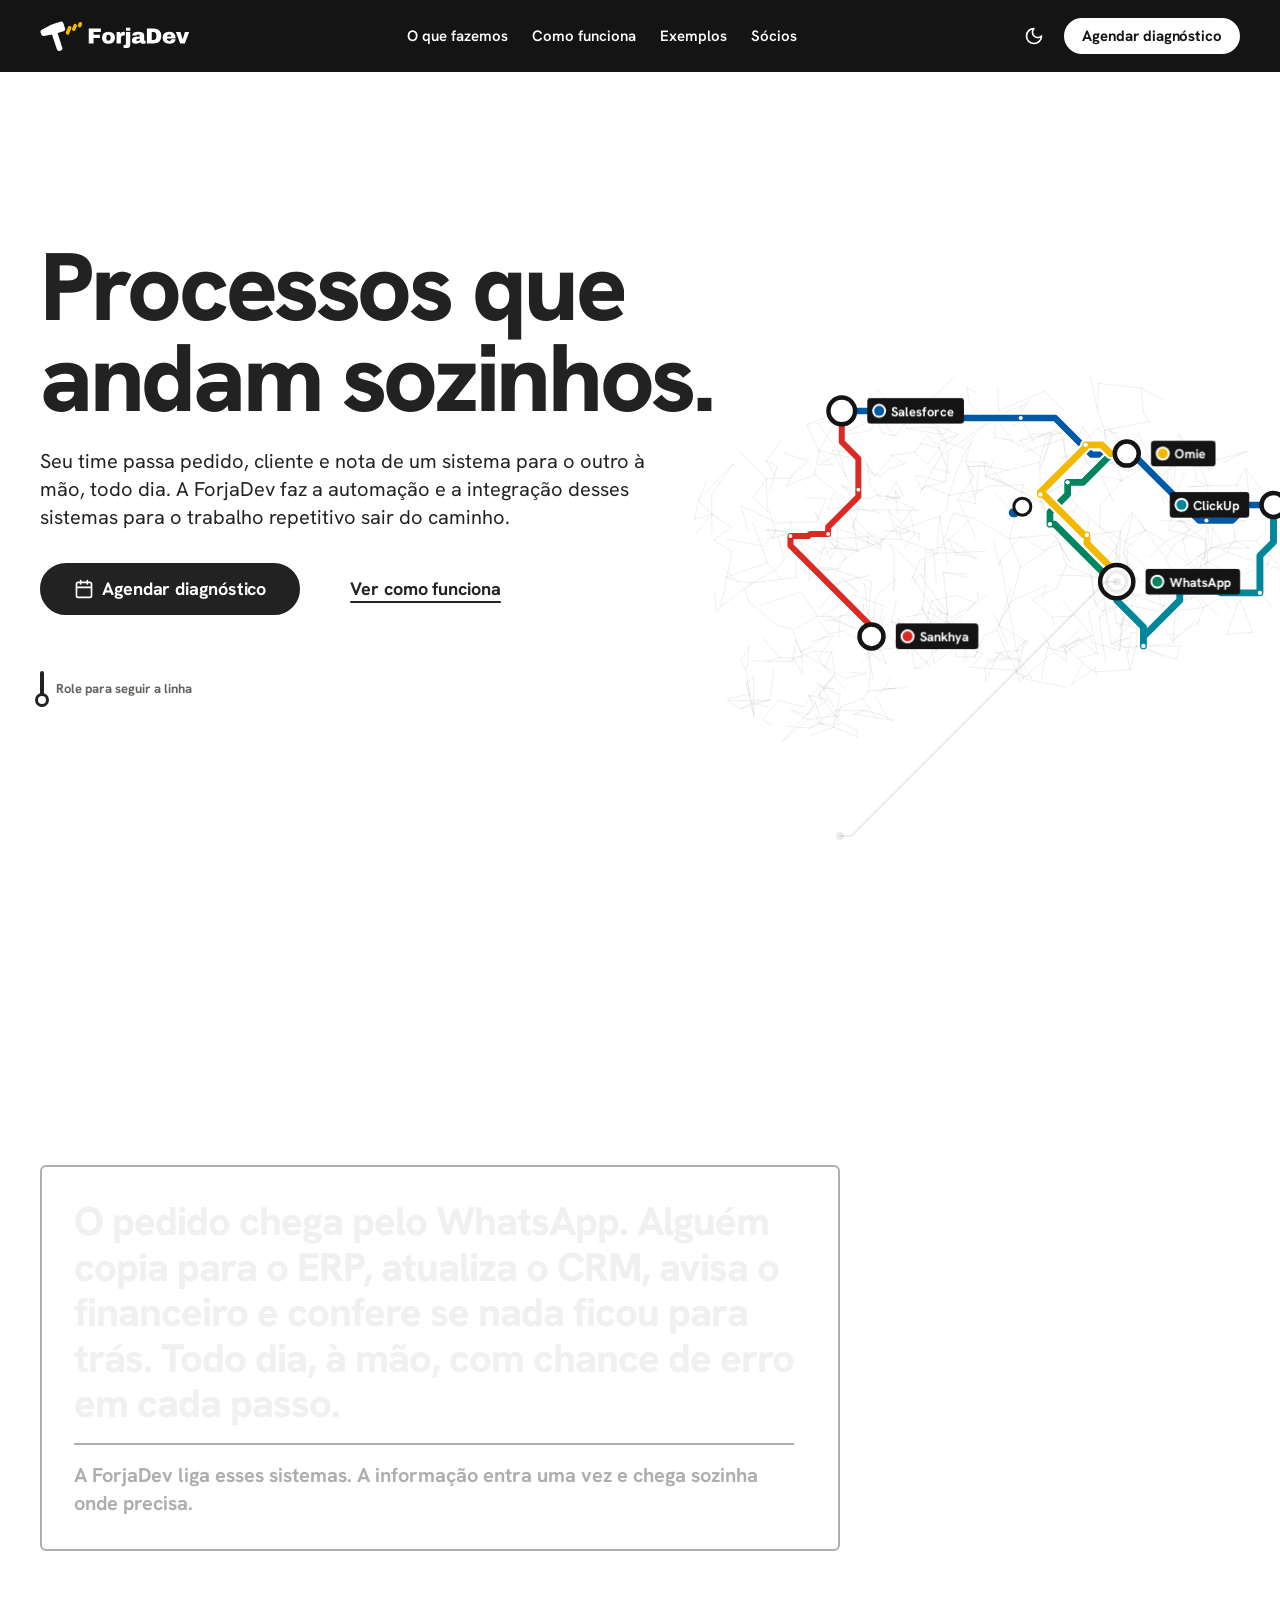
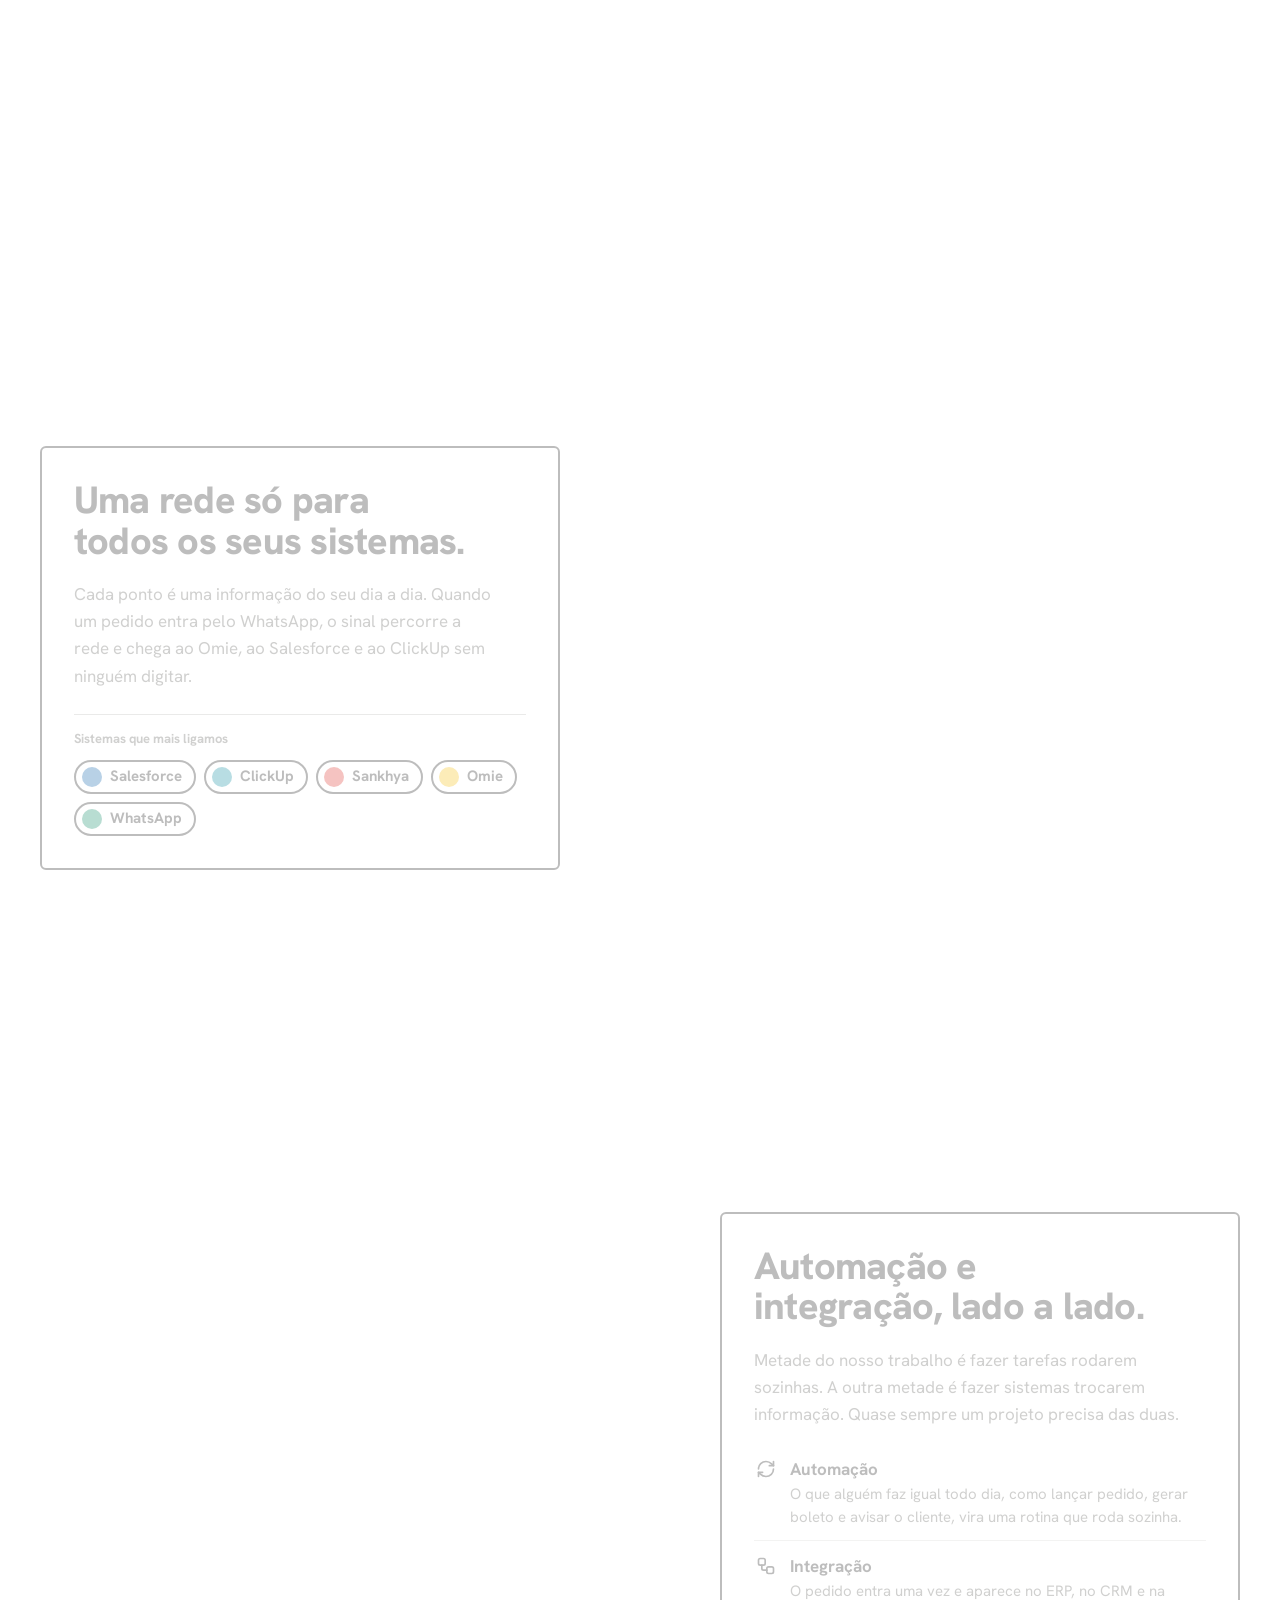
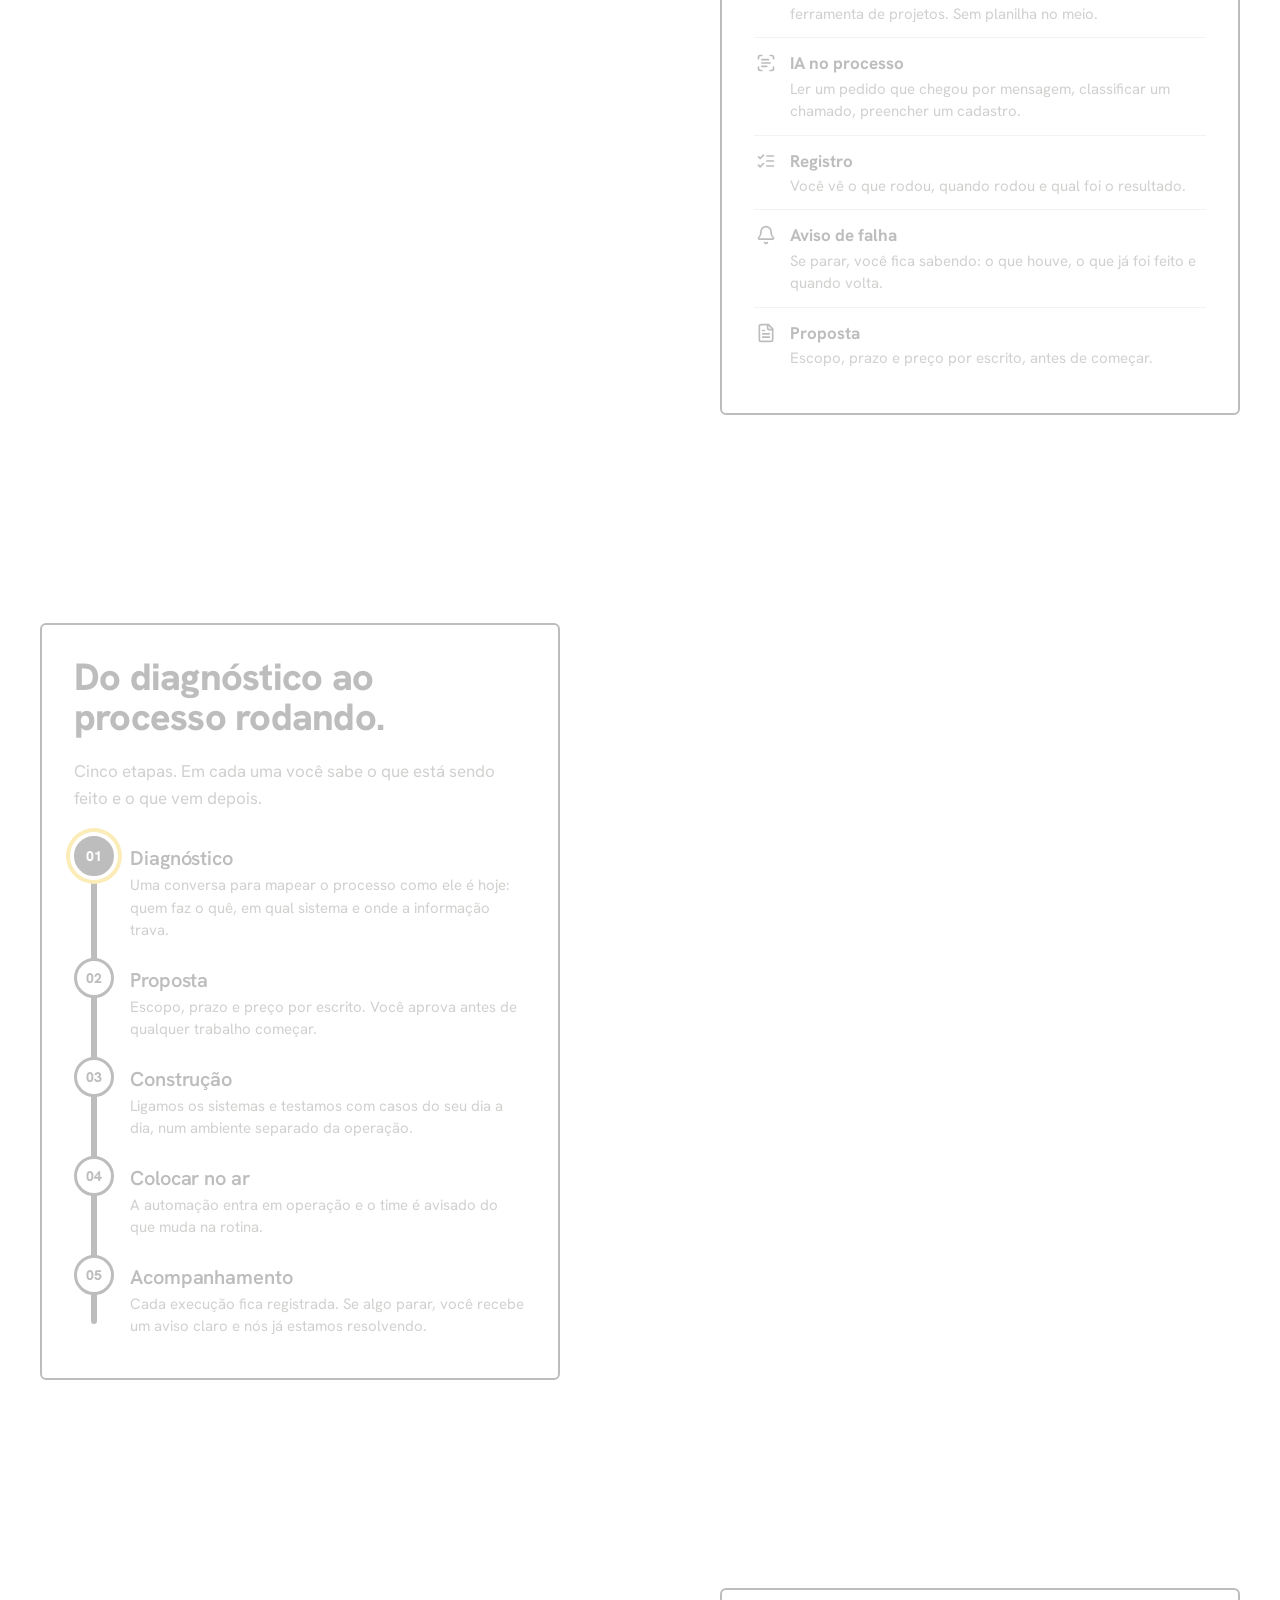
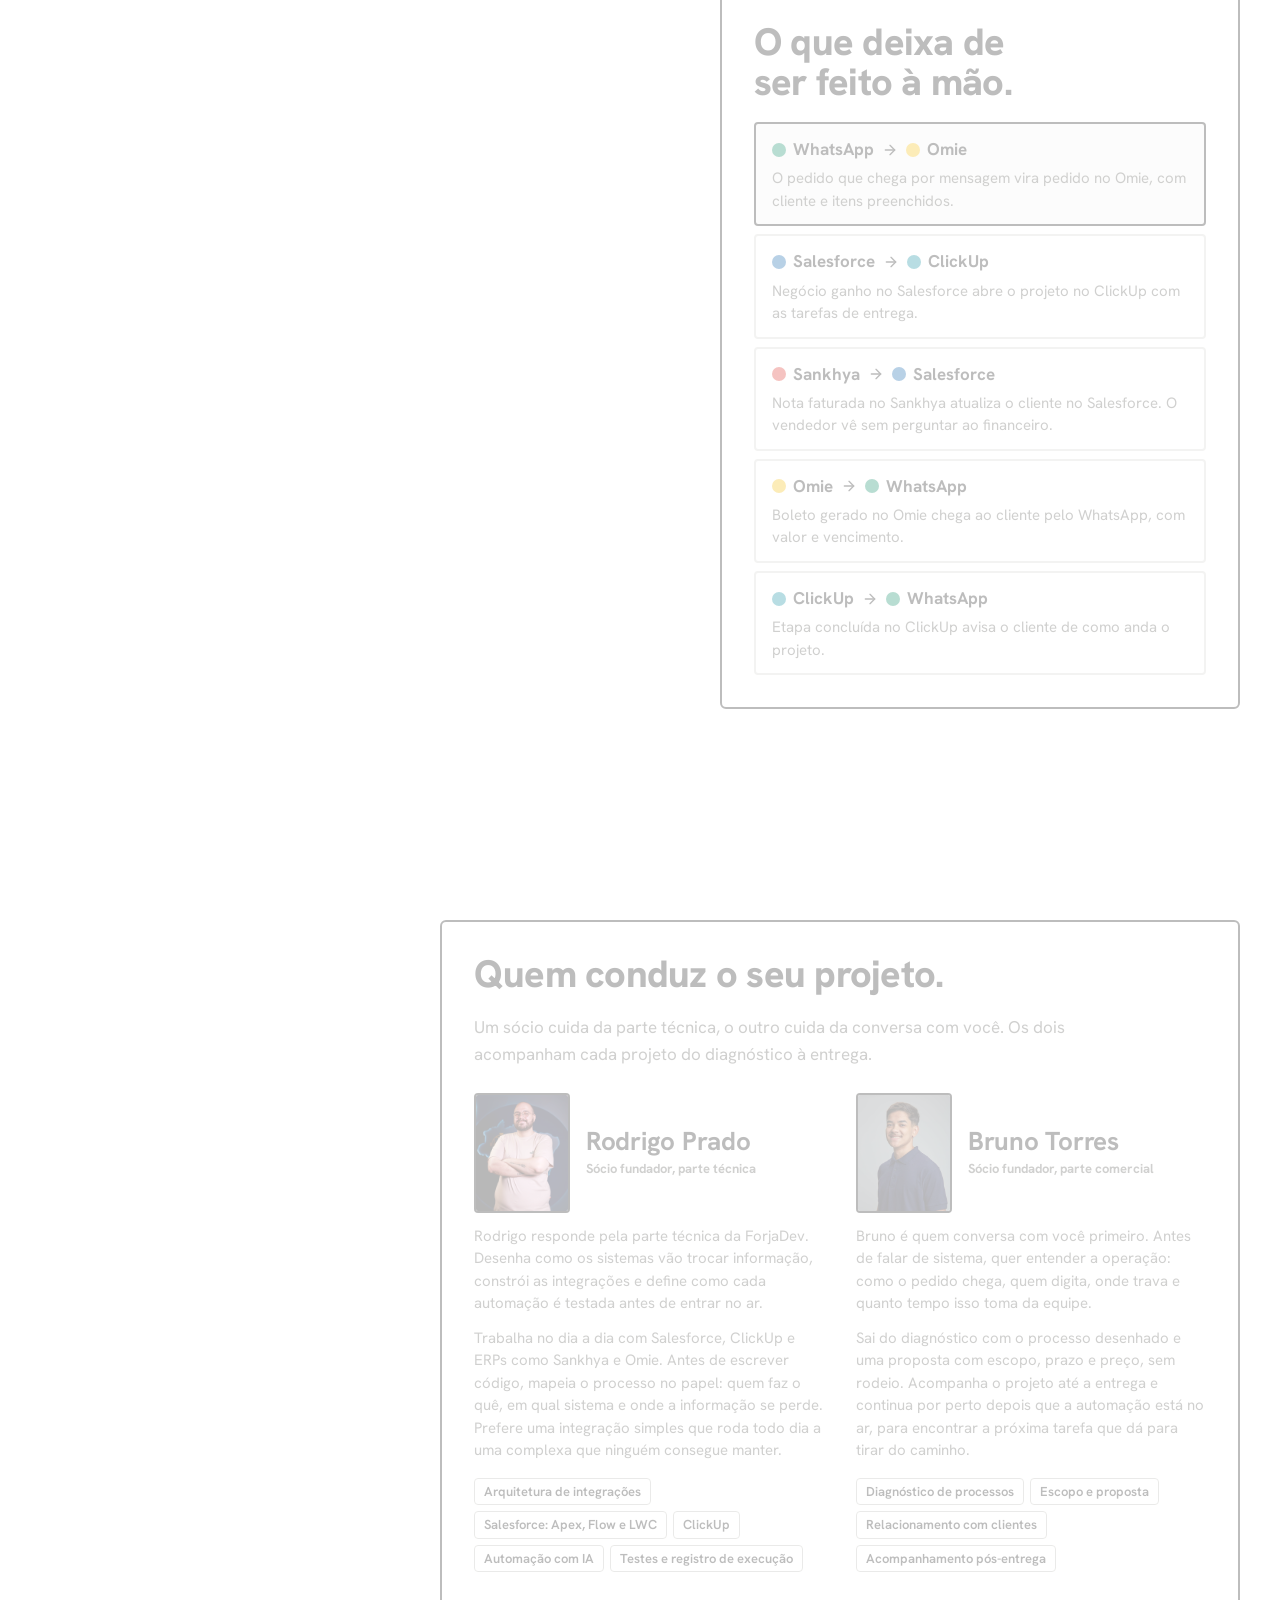
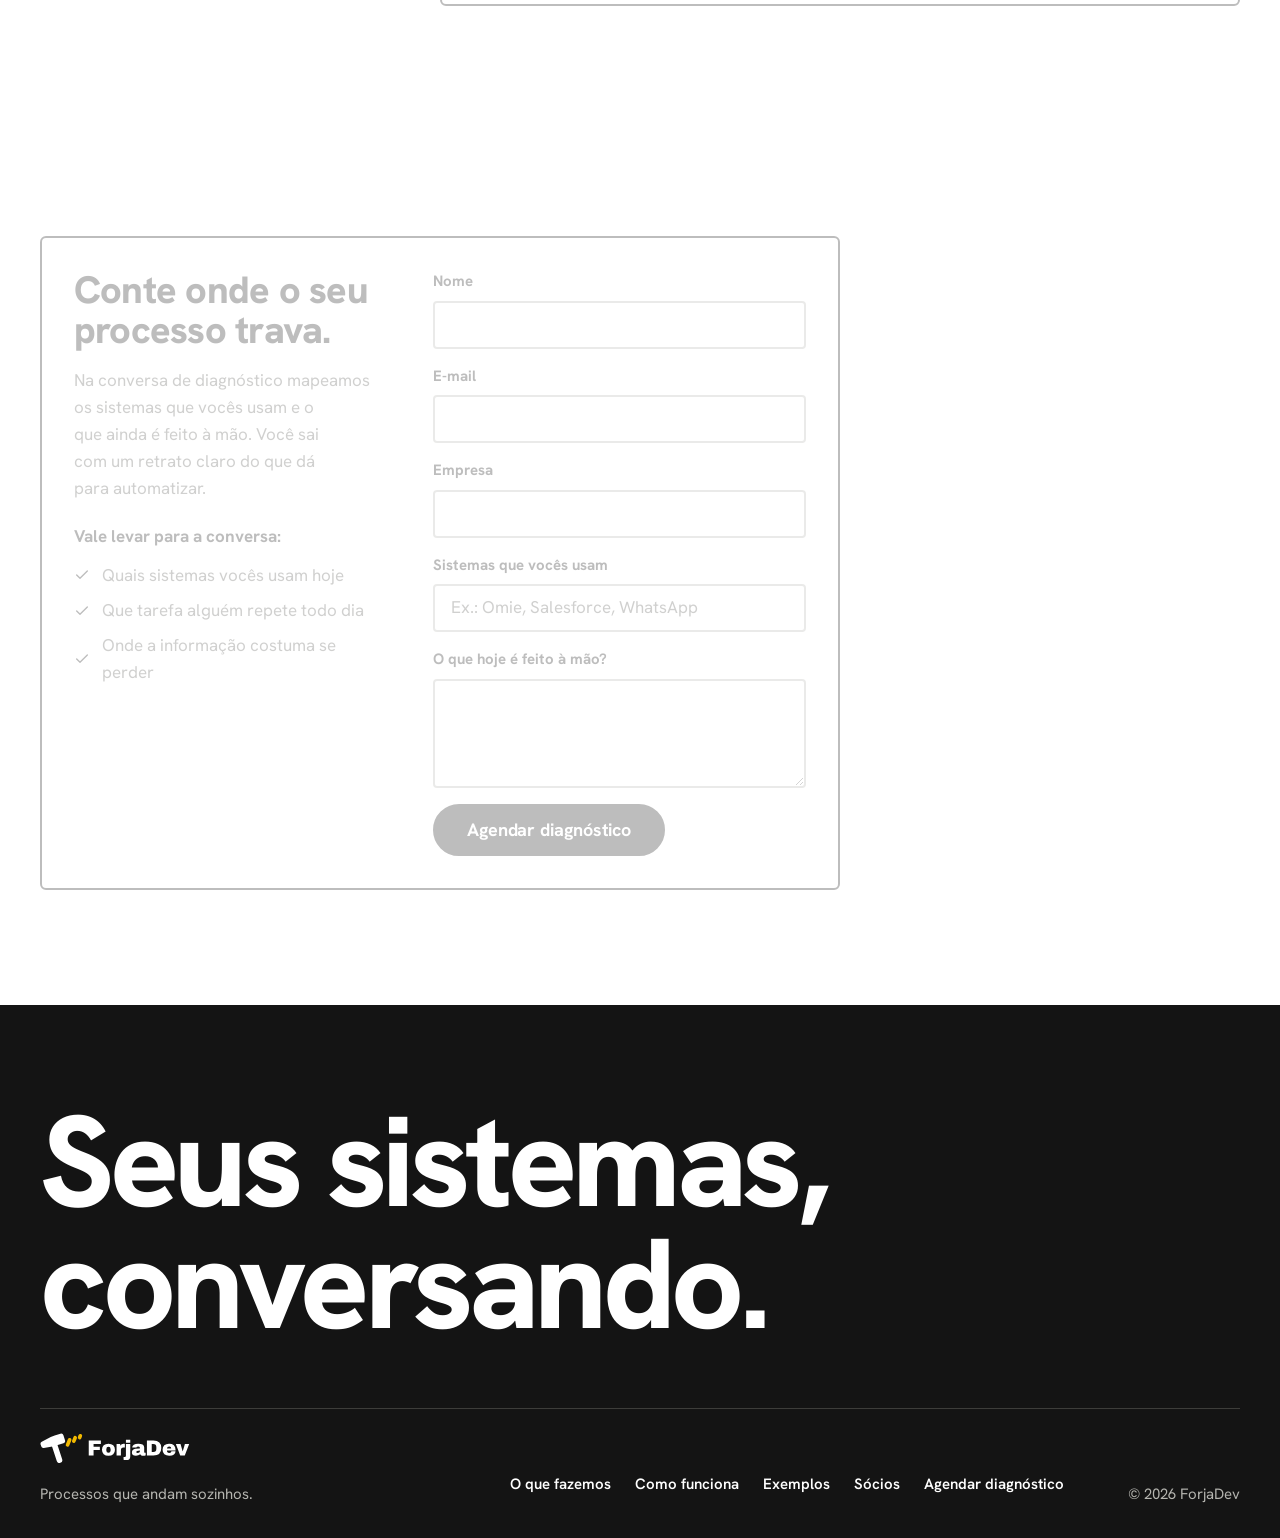
<file: index.html>
<!doctype html>
<html lang="pt-BR">
<head>
  <meta charset="utf-8">
  <meta name="viewport" content="width=device-width, initial-scale=1">
  <title>ForjaDev · Processos que andam sozinhos.</title>
  <meta name="description" content="A ForjaDev automatiza processos e integra sistemas de pequenas empresas. Salesforce, ClickUp, Sankhya, Omie e WhatsApp conversando, sem planilha no meio.">
  <meta name="theme-color" content="#141414" media="(prefers-color-scheme: light)">
  <meta name="theme-color" content="#141414" media="(prefers-color-scheme: dark)">

  <link rel="canonical" href="https://forjadev.app.br/">
  <meta property="og:type" content="website">
  <meta property="og:locale" content="pt_BR">
  <meta property="og:url" content="https://forjadev.app.br/">
  <meta property="og:title" content="ForjaDev · Processos que andam sozinhos.">
  <meta property="og:description" content="Automação de processos e integração de sistemas para pequenas empresas.">
  <meta property="og:image" content="https://forjadev.app.br/assets/marca/compartilhamento-1200x630.png">
  <meta property="og:image:width" content="1200">
  <meta property="og:image:height" content="630">
  <meta name="twitter:card" content="summary_large_image">

  <link rel="icon" href="assets/marca/favicon.ico" sizes="any">
  <link rel="icon" href="assets/marca/forjadev-favicon.svg" type="image/svg+xml">
  <link rel="apple-touch-icon" href="assets/marca/apple-touch-icon-180.png">

  <script>
    (function () {
      var d = document.documentElement;
      d.classList.add('js');
      try {
        var t = localStorage.getItem('fd-tema');
        if (t === 'claro' || t === 'escuro') d.setAttribute('data-tema', t);
      } catch (e) {}
    })();
  </script>

  <link rel="preconnect" href="https://fonts.googleapis.com">
  <link rel="preconnect" href="https://fonts.gstatic.com" crossorigin>
  <link rel="stylesheet" href="https://fonts.googleapis.com/css2?family=Hanken+Grotesk:wght@400..800&display=swap">

  <link rel="stylesheet" href="assets/css/tokens.css">
  <link rel="stylesheet" href="assets/css/components.css">
  <link rel="stylesheet" href="assets/css/site.css">
  <script src="assets/js/site.js" defer></script>
  <script src="assets/js/cerebro.js" defer></script>
</head>
<body>
  <a class="pular" href="#conteudo">Pular para o conteúdo</a>
  <div class="progresso" aria-hidden="true"></div>

  <!-- Ícones Lucide (traço 1,75px, grade 24px) -->
  <svg width="0" height="0" style="position:absolute" aria-hidden="true">
    <defs>
      <symbol id="i-seta" viewBox="0 0 24 24"><path d="M5 12h14"/><path d="m12 5 7 7-7 7"/></symbol>
      <symbol id="i-check" viewBox="0 0 24 24"><path d="M20 6 9 17l-5-5"/></symbol>
      <symbol id="i-sol" viewBox="0 0 24 24"><circle cx="12" cy="12" r="4"/><path d="M12 2v2"/><path d="M12 20v2"/><path d="m4.93 4.93 1.41 1.41"/><path d="m17.66 17.66 1.41 1.41"/><path d="M2 12h2"/><path d="M20 12h2"/><path d="m6.34 17.66-1.41 1.41"/><path d="m19.07 4.93-1.41 1.41"/></symbol>
      <symbol id="i-lua" viewBox="0 0 24 24"><path d="M12 3a6 6 0 0 0 9 9 9 9 0 1 1-9-9Z"/></symbol>
      <symbol id="i-menu" viewBox="0 0 24 24"><path d="M4 6h16"/><path d="M4 12h16"/><path d="M4 18h16"/></symbol>
      <symbol id="i-fechar" viewBox="0 0 24 24"><path d="M18 6 6 18"/><path d="m6 6 12 12"/></symbol>
      <symbol id="i-repetir" viewBox="0 0 24 24"><path d="M3 12a9 9 0 0 1 9-9 9.75 9.75 0 0 1 6.74 2.74L21 8"/><path d="M21 3v5h-5"/><path d="M21 12a9 9 0 0 1-9 9 9.75 9.75 0 0 1-6.74-2.74L3 16"/><path d="M8 16H3v5"/></symbol>
      <symbol id="i-fluxo" viewBox="0 0 24 24"><rect width="8" height="8" x="3" y="3" rx="2"/><path d="M7 11v4a2 2 0 0 0 2 2h4"/><rect width="8" height="8" x="13" y="13" rx="2"/></symbol>
      <symbol id="i-ler" viewBox="0 0 24 24"><path d="M3 7V5a2 2 0 0 1 2-2h2"/><path d="M17 3h2a2 2 0 0 1 2 2v2"/><path d="M21 17v2a2 2 0 0 1-2 2h-2"/><path d="M7 21H5a2 2 0 0 1-2-2v-2"/><path d="M7 8h8"/><path d="M7 12h10"/><path d="M7 16h6"/></symbol>
      <symbol id="i-lista" viewBox="0 0 24 24"><path d="m3 17 2 2 4-4"/><path d="m3 7 2 2 4-4"/><path d="M13 6h8"/><path d="M13 12h8"/><path d="M13 18h8"/></symbol>
      <symbol id="i-sino" viewBox="0 0 24 24"><path d="M10.268 21a2 2 0 0 0 3.464 0"/><path d="M3.262 15.326A1 1 0 0 0 4 17h16a1 1 0 0 0 .74-1.673C19.41 13.956 18 12.499 18 8A6 6 0 0 0 6 8c0 4.499-1.411 5.956-2.738 7.326"/></symbol>
      <symbol id="i-alerta" viewBox="0 0 24 24"><path d="m21.73 18-8-14a2 2 0 0 0-3.48 0l-8 14A2 2 0 0 0 4 21h16a2 2 0 0 0 1.73-3"/><path d="M12 9v4"/><path d="M12 17h.01"/></symbol>
      <symbol id="i-documento" viewBox="0 0 24 24"><path d="M15 2H6a2 2 0 0 0-2 2v16a2 2 0 0 0 2 2h12a2 2 0 0 0 2-2V7Z"/><path d="M14 2v4a2 2 0 0 0 2 2h4"/><path d="M10 9H8"/><path d="M16 13H8"/><path d="M16 17H8"/></symbol>
      <symbol id="i-mensagem" viewBox="0 0 24 24"><path d="M7.9 20A9 9 0 1 0 4 16.1L2 22Z"/></symbol>
      <symbol id="i-caixa" viewBox="0 0 24 24"><path d="M11 21.73a2 2 0 0 0 2 0l7-4A2 2 0 0 0 21 16V8a2 2 0 0 0-1-1.73l-7-4a2 2 0 0 0-2 0l-7 4A2 2 0 0 0 3 8v8a2 2 0 0 0 1 1.73z"/><path d="M12 22V12"/><path d="m3.3 7 7.703 4.734a2 2 0 0 0 1.994 0L20.7 7"/></symbol>
      <symbol id="i-calendario" viewBox="0 0 24 24"><path d="M8 2v4"/><path d="M16 2v4"/><rect width="18" height="18" x="3" y="4" rx="2"/><path d="M3 10h18"/></symbol>
    </defs>
  </svg>

  <!-- Navegação: faixa de sinalização fixa no topo -->
  <nav class="nav fd-faixa" aria-label="Principal" data-nav>
    <div class="nav-linha">
    <a class="nav-marca" href="#inicio" aria-label="ForjaDev, voltar ao início">
      <svg class="logo" viewBox="0 0 1005.28 200" aria-hidden="true"><g id="logo-desenho"><g transform="translate(-26.75 -68.47) scale(0.6110)"><g transform="rotate(-18 256 256)"><path style="fill: var(--site-logo-corpo)" d="M87.63 150.01L150.76 138.35Q196.00 130.00 242.00 130.00L308.00 130.00Q334.00 130.00 334.00 156.00L334.00 212.00Q334.00 238.00 308.00 238.00L242.00 238.00Q196.00 238.00 150.53 231.01L87.74 221.35Q66.00 218.00 66.00 196.00L66.00 176.00Q66.00 154.00 87.63 150.01Z"/><path style="fill: var(--site-logo-corpo)" d="M209.00 200.00H209.00A31.00 31.00 0 0 1 240.00 231.00V401.00A31.00 31.00 0 0 1 209.00 432.00H209.00A31.00 31.00 0 0 1 178.00 401.00V231.00A31.00 31.00 0 0 1 209.00 200.00Z"/></g><path style="fill: var(--site-logo-faisca)" transform="rotate(22 356 214)" d="M356.00 164.00H356.00A20.00 20.00 0 0 1 376.00 184.00V244.00A20.00 20.00 0 0 1 356.00 264.00H356.00A20.00 20.00 0 0 1 336.00 244.00V184.00A20.00 20.00 0 0 1 356.00 164.00Z"/><path style="fill: var(--site-logo-faisca)" transform="rotate(22 420 182)" d="M420.00 142.00H420.00A20.00 20.00 0 0 1 440.00 162.00V202.00A20.00 20.00 0 0 1 420.00 222.00H420.00A20.00 20.00 0 0 1 400.00 202.00V162.00A20.00 20.00 0 0 1 420.00 142.00Z"/><path style="fill: var(--site-logo-faisca)" transform="rotate(22 480 152)" d="M480.00 122.00H480.00A20.00 20.00 0 0 1 500.00 142.00V162.00A20.00 20.00 0 0 1 480.00 182.00H480.00A20.00 20.00 0 0 1 460.00 162.00V142.00A20.00 20.00 0 0 1 480.00 122.00Z"/></g><g transform="translate(314.29 50.00) scale(0.50000)"><path style="fill: var(--site-logo-corpo)" d="M21.51 0.00H183.14V47.97H85.76V82.27H169.48V128.20H85.76V200.00H21.51Z M370.93 123.26Q370.93 162.50 347.82 182.99Q324.71 203.49 284.30 203.49Q243.90 203.49 220.93 183.14Q197.97 162.79 197.97 123.26Q197.97 83.72 220.93 63.37Q243.90 43.02 284.30 43.02Q324.71 43.02 347.82 63.52Q370.93 84.01 370.93 123.26ZM255.81 115.12V131.69Q255.81 164.24 284.30 164.24Q313.08 164.24 313.08 131.69V115.12Q313.08 82.27 284.30 82.27Q255.81 82.27 255.81 115.12Z M502.91 46.22V94.77H484.30Q466.28 94.77 458.28 104.07Q450.29 113.37 450.29 131.69V200.00H392.44V46.51H439.83L443.60 69.77Q448.84 56.40 460.17 49.56Q471.51 42.73 485.76 42.73Q492.44 42.73 497.67 44.33Q502.91 45.93 502.91 46.22Z M517.15 28.49V-10.76H575.00V28.49ZM521.80 261.05Q514.24 261.05 503.20 259.59Q492.15 258.14 485.76 255.81V221.22H500.87Q517.15 221.22 517.15 202.62V46.51H575.00V208.43Q575.00 236.34 562.35 248.69Q549.71 261.05 521.80 261.05Z M760.76 93.02V152.91Q760.76 157.85 763.08 161.05Q765.41 164.24 770.06 164.24H780.52V197.67Q779.65 198.26 776.02 199.56Q772.38 200.87 765.70 202.18Q759.01 203.49 750.29 203.49Q733.43 203.49 722.53 198.40Q711.63 193.31 707.56 184.30Q696.51 193.02 682.85 198.26Q669.19 203.49 650.87 203.49Q596.80 203.49 596.80 160.47Q596.80 138.08 608.87 126.31Q620.93 114.53 643.60 110.17Q666.28 105.81 702.91 105.81V98.26Q702.91 89.24 696.66 84.59Q690.41 79.94 680.52 79.94Q671.51 79.94 664.97 83.14Q658.43 86.34 658.43 93.31V94.48H601.45Q601.16 93.02 601.16 90.41Q601.16 68.60 621.95 55.81Q642.73 43.02 681.40 43.02Q716.57 43.02 738.66 54.80Q760.76 66.57 760.76 93.02ZM654.65 152.91Q654.65 167.44 674.42 167.44Q685.76 167.44 694.33 161.34Q702.91 155.23 702.91 146.22V133.14Q678.20 133.14 666.42 138.52Q654.65 143.90 654.65 152.91Z M988.66 100.00Q988.66 200.00 883.72 200.00H797.09V0.00H883.72Q988.66 0.00 988.66 100.00ZM861.34 152.03H882.56Q922.97 152.03 922.97 108.72V91.28Q922.97 47.97 882.56 47.97H861.34Z M1178.78 123.26V133.14H1063.66Q1063.66 149.71 1071.08 158.14Q1078.49 166.57 1094.48 166.57Q1109.01 166.57 1115.84 160.47Q1122.67 154.36 1122.67 144.19H1178.78Q1178.78 172.09 1157.56 187.79Q1136.34 203.49 1095.64 203.49Q1052.91 203.49 1029.36 183.58Q1005.81 163.66 1005.81 123.26Q1005.81 83.72 1028.78 63.37Q1051.74 43.02 1092.15 43.02Q1134.30 43.02 1156.54 62.79Q1178.78 82.56 1178.78 123.26ZM1063.95 105.81H1120.35Q1120.35 93.90 1113.52 86.92Q1106.69 79.94 1094.48 79.94Q1067.15 79.94 1063.95 105.81Z M1240.99 200.00 1182.85 46.51H1245.06L1273.26 142.15H1275.29L1303.49 46.51H1360.47L1301.74 200.00Z"/></g></g></svg>
    </a>

    <ul class="nav-links">
      <li><a href="#o-que-fazemos">O que fazemos</a></li>
      <li><a href="#como-funciona">Como funciona</a></li>
      <li><a href="#exemplos">Exemplos</a></li>
      <li><a href="#socios">Sócios</a></li>
    </ul>

    <div class="nav-acoes">
      <button class="nav-icone" type="button" data-tema-botao aria-label="Mudar tema">
        <svg class="icone icone-sol"><use href="#i-sol"/></svg>
        <svg class="icone icone-lua"><use href="#i-lua"/></svg>
      </button>
      <a class="fd-botao fd-botao--p nav-cta" href="#contato">Agendar diagnóstico</a>
      <button class="nav-icone nav-menu-botao" type="button" aria-expanded="false" aria-controls="menu-celular" data-menu-botao aria-label="Abrir menu">
        <svg class="icone icone-menu"><use href="#i-menu"/></svg>
        <svg class="icone icone-fechar"><use href="#i-fechar"/></svg>
      </button>
    </div>

    </div>

    <div class="menu-celular" id="menu-celular" data-menu hidden>
      <a href="#o-que-fazemos">O que fazemos</a>
      <a href="#como-funciona">Como funciona</a>
      <a href="#exemplos">Exemplos</a>
      <a href="#socios">Sócios</a>
      <a class="fd-botao" href="#contato">Agendar diagnóstico</a>
    </div>
  </nav>

  <!-- O cérebro: fica fixo atrás de todo o site. Cada capítulo abaixo é um neurônio dele. -->
  <canvas class="cerebro" data-cerebro aria-hidden="true"></canvas>
  <div class="cerebro-rotulos" data-cerebro-rotulos aria-hidden="true"></div>

  <main id="conteudo">

    <!-- 1 · Abertura -->
    <section class="capitulo capitulo--inicio" id="inicio" data-neuronio="inicio" aria-labelledby="hero-titulo">
      <div class="container capitulo-grade">
        <div class="painel painel--livre hero-texto" data-lado="e">
          <h1 class="hero-titulo" id="hero-titulo" data-cinetico>Processos que andam sozinhos.</h1>
          <p class="hero-sub">Seu time passa pedido, cliente e nota de um sistema para o outro à mão, todo dia. A ForjaDev faz a automação e a integração desses sistemas para o trabalho repetitivo sair do caminho.</p>
          <div class="hero-acoes">
            <a class="fd-botao fd-botao--g" href="#contato">
              <svg class="icone"><use href="#i-calendario"/></svg>
              Agendar diagnóstico
            </a>
            <a class="fd-botao fd-botao--fantasma fd-botao--g" href="#como-funciona">Ver como funciona</a>
          </div>
          <p class="hero-rolar" aria-hidden="true"><span></span>Role para seguir a linha</p>
        </div>
      </div>
    </section>

    <!-- 2 · A situação que o leitor reconhece (neurônio: WhatsApp) -->
    <section class="capitulo" id="problema" data-neuronio="problema" aria-labelledby="problema-rotulo">
      <div class="container capitulo-grade">
        <div class="painel painel--largo fd-placa" data-lado="e">
          <h2 class="oculto" id="problema-rotulo">Como é hoje</h2>
          <p class="problema-texto" data-palavras>O pedido chega pelo WhatsApp. Alguém copia para o ERP, atualiza o CRM, avisa o financeiro e confere se nada ficou para trás. Todo dia, à mão, com chance de erro em cada passo.</p>
          <p class="problema-virada">A ForjaDev liga esses sistemas. A informação entra uma vez e chega sozinha onde precisa.</p>
        </div>
      </div>
    </section>

    <!-- 3 · Todos os sistemas na mesma rede -->
    <section class="capitulo" id="rede" data-neuronio="rede" aria-labelledby="rede-titulo">
      <div class="container capitulo-grade">
        <div class="painel fd-placa" data-lado="e">
          <h2 class="t-titulo-2" id="rede-titulo">Uma rede só para todos os seus sistemas.</h2>
          <p class="secao-intro">Cada ponto é uma informação do seu dia a dia. Quando um pedido entra pelo WhatsApp, o sinal percorre a rede e chega ao Omie, ao Salesforce e ao ClickUp sem ninguém digitar.</p>
          <div class="sistemas" aria-label="Sistemas que ligamos">
            <p class="sistemas-titulo">Sistemas que mais ligamos</p>
            <ul class="sistemas-lista">
              <li class="sistema" style="--cor: var(--fd-g-dados-2)">Salesforce</li>
              <li class="sistema" style="--cor: var(--fd-g-dados-5)">ClickUp</li>
              <li class="sistema" style="--cor: var(--fd-g-dados-3)">Sankhya</li>
              <li class="sistema" style="--cor: var(--fd-g-dados-4)">Omie</li>
              <li class="sistema" style="--cor: var(--fd-g-dados-1)">WhatsApp</li>
            </ul>
          </div>
        </div>
      </div>
    </section>

    <!-- 4 · Frentes: cada uma é um neurônio -->
    <section class="capitulo" id="o-que-fazemos" data-neuronio="o-que-fazemos" aria-labelledby="fazemos-titulo">
      <div class="container capitulo-grade">
        <div class="painel fd-placa" data-lado="d">
          <h2 class="t-titulo-2" id="fazemos-titulo">Automação e integração, lado a lado.</h2>
          <p class="secao-intro">Metade do nosso trabalho é fazer tarefas rodarem sozinhas. A outra metade é fazer sistemas trocarem informação. Quase sempre um projeto precisa das duas.</p>
          <ul class="frentes">
            <li class="frente" data-sub="Automação">
              <span class="frente-icone"><svg class="icone icone-p"><use href="#i-repetir"/></svg></span>
              <div><strong>Automação</strong><p>O que alguém faz igual todo dia, como lançar pedido, gerar boleto e avisar o cliente, vira uma rotina que roda sozinha.</p></div>
            </li>
            <li class="frente" data-sub="Integração">
              <span class="frente-icone"><svg class="icone icone-p"><use href="#i-fluxo"/></svg></span>
              <div><strong>Integração</strong><p>O pedido entra uma vez e aparece no ERP, no CRM e na ferramenta de projetos. Sem planilha no meio.</p></div>
            </li>
            <li class="frente" data-sub="IA no processo">
              <span class="frente-icone"><svg class="icone icone-p"><use href="#i-ler"/></svg></span>
              <div><strong>IA no processo</strong><p>Ler um pedido que chegou por mensagem, classificar um chamado, preencher um cadastro.</p></div>
            </li>
            <li class="frente" data-sub="Registro">
              <span class="frente-icone"><svg class="icone icone-p"><use href="#i-lista"/></svg></span>
              <div><strong>Registro</strong><p>Você vê o que rodou, quando rodou e qual foi o resultado.</p></div>
            </li>
            <li class="frente" data-sub="Aviso de falha">
              <span class="frente-icone"><svg class="icone icone-p"><use href="#i-sino"/></svg></span>
              <div><strong>Aviso de falha</strong><p>Se parar, você fica sabendo: o que houve, o que já foi feito e quando volta.</p></div>
            </li>
            <li class="frente" data-sub="Proposta">
              <span class="frente-icone"><svg class="icone icone-p"><use href="#i-documento"/></svg></span>
              <div><strong>Proposta</strong><p>Escopo, prazo e preço por escrito, antes de começar.</p></div>
            </li>
          </ul>
        </div>
      </div>
    </section>

    <!-- 5 · Etapas: um sinal anda de uma à próxima -->
    <section class="capitulo" id="como-funciona" data-neuronio="como-funciona" aria-labelledby="como-titulo">
      <div class="container capitulo-grade">
        <div class="painel fd-placa" data-lado="e">
          <h2 class="t-titulo-2" id="como-titulo">Do diagnóstico ao processo rodando.</h2>
          <p class="secao-intro">Cinco etapas. Em cada uma você sabe o que está sendo feito e o que vem depois.</p>
          <ol class="passos" data-passos>
            <li class="passo" data-sub="01 Diagnóstico">
              <span class="passo-num">01</span>
              <div><h3 class="t-subtitulo">Diagnóstico</h3><p>Uma conversa para mapear o processo como ele é hoje: quem faz o quê, em qual sistema e onde a informação trava.</p></div>
            </li>
            <li class="passo" data-sub="02 Proposta">
              <span class="passo-num">02</span>
              <div><h3 class="t-subtitulo">Proposta</h3><p>Escopo, prazo e preço por escrito. Você aprova antes de qualquer trabalho começar.</p></div>
            </li>
            <li class="passo" data-sub="03 Construção">
              <span class="passo-num">03</span>
              <div><h3 class="t-subtitulo">Construção</h3><p>Ligamos os sistemas e testamos com casos do seu dia a dia, num ambiente separado da operação.</p></div>
            </li>
            <li class="passo" data-sub="04 No ar">
              <span class="passo-num">04</span>
              <div><h3 class="t-subtitulo">Colocar no ar</h3><p>A automação entra em operação e o time é avisado do que muda na rotina.</p></div>
            </li>
            <li class="passo" data-sub="05 Acompanhamento">
              <span class="passo-num">05</span>
              <div><h3 class="t-subtitulo">Acompanhamento</h3><p>Cada execução fica registrada. Se algo parar, você recebe um aviso claro e nós já estamos resolvendo.</p></div>
            </li>
          </ol>
        </div>
      </div>
    </section>

    <!-- 6 · Exemplos: cada um é um sinal real entre dois sistemas -->
    <section class="capitulo" id="exemplos" data-neuronio="exemplos" aria-labelledby="exemplos-titulo">
      <div class="container capitulo-grade">
        <div class="painel fd-placa" data-lado="d">
          <h2 class="t-titulo-2" id="exemplos-titulo">O que deixa de ser feito à mão.</h2>
          <ul class="exemplos-lista" data-exemplos>
            <li class="exemplo" data-de="WhatsApp" data-para="Omie">
              <p class="exemplo-par"><span style="--cor: var(--fd-g-dados-1)">WhatsApp</span><svg class="icone icone-p"><use href="#i-seta"/></svg><span style="--cor: var(--fd-g-dados-4)">Omie</span></p>
              <p>O pedido que chega por mensagem vira pedido no Omie, com cliente e itens preenchidos.</p>
            </li>
            <li class="exemplo" data-de="Salesforce" data-para="ClickUp">
              <p class="exemplo-par"><span style="--cor: var(--fd-g-dados-2)">Salesforce</span><svg class="icone icone-p"><use href="#i-seta"/></svg><span style="--cor: var(--fd-g-dados-5)">ClickUp</span></p>
              <p>Negócio ganho no Salesforce abre o projeto no ClickUp com as tarefas de entrega.</p>
            </li>
            <li class="exemplo" data-de="Sankhya" data-para="Salesforce">
              <p class="exemplo-par"><span style="--cor: var(--fd-g-dados-3)">Sankhya</span><svg class="icone icone-p"><use href="#i-seta"/></svg><span style="--cor: var(--fd-g-dados-2)">Salesforce</span></p>
              <p>Nota faturada no Sankhya atualiza o cliente no Salesforce. O vendedor vê sem perguntar ao financeiro.</p>
            </li>
            <li class="exemplo" data-de="Omie" data-para="WhatsApp">
              <p class="exemplo-par"><span style="--cor: var(--fd-g-dados-4)">Omie</span><svg class="icone icone-p"><use href="#i-seta"/></svg><span style="--cor: var(--fd-g-dados-1)">WhatsApp</span></p>
              <p>Boleto gerado no Omie chega ao cliente pelo WhatsApp, com valor e vencimento.</p>
            </li>
            <li class="exemplo" data-de="ClickUp" data-para="WhatsApp">
              <p class="exemplo-par"><span style="--cor: var(--fd-g-dados-5)">ClickUp</span><svg class="icone icone-p"><use href="#i-seta"/></svg><span style="--cor: var(--fd-g-dados-1)">WhatsApp</span></p>
              <p>Etapa concluída no ClickUp avisa o cliente de como anda o projeto.</p>
            </li>
          </ul>
        </div>
      </div>
    </section>

    <!-- 7 · Sócios fundadores: um neurônio para cada -->
    <section class="capitulo" id="socios" data-neuronio="socios" aria-labelledby="socios-titulo">
      <div class="container capitulo-grade">
        <div class="painel painel--largo fd-placa" data-lado="d">
          <h2 class="t-titulo-2" id="socios-titulo">Quem conduz o seu projeto.</h2>
          <p class="secao-intro">Um sócio cuida da parte técnica, o outro cuida da conversa com você. Os dois acompanham cada projeto do diagnóstico à entrega.</p>

          <div class="socios-grade">
            <article class="socio" data-sub="Rodrigo Prado">
              <div class="socio-cabeca">
                <figure class="socio-foto">
                  <img src="assets/img/socios/rodrigo-prado.jpg" alt="Rodrigo Prado, de braços cruzados, sorrindo" width="960" height="1200" loading="lazy" decoding="async">
                </figure>
                <div>
                  <h3 class="t-titulo-3">Rodrigo Prado</h3>
                  <p class="socio-papel">Sócio fundador, parte técnica</p>
                </div>
              </div>
              <p>Rodrigo responde pela parte técnica da ForjaDev. Desenha como os sistemas vão trocar informação, constrói as integrações e define como cada automação é testada antes de entrar no ar.</p>
              <p>Trabalha no dia a dia com Salesforce, ClickUp e ERPs como Sankhya e Omie. Antes de escrever código, mapeia o processo no papel: quem faz o quê, em qual sistema e onde a informação se perde. Prefere uma integração simples que roda todo dia a uma complexa que ninguém consegue manter.</p>
              <ul class="socio-temas" aria-label="Áreas de atuação">
                <li>Arquitetura de integrações</li>
                <li>Salesforce: Apex, Flow e LWC</li>
                <li>ClickUp</li>
                <li>Automação com IA</li>
                <li>Testes e registro de execução</li>
              </ul>
            </article>

            <article class="socio" data-sub="Bruno Torres">
              <div class="socio-cabeca">
                <figure class="socio-foto">
                  <img src="assets/img/socios/bruno-torres.jpg" alt="Bruno Torres, de camisa polo azul-marinho, sorrindo" width="568" height="710" loading="lazy" decoding="async">
                </figure>
                <div>
                  <h3 class="t-titulo-3">Bruno Torres</h3>
                  <p class="socio-papel">Sócio fundador, parte comercial</p>
                </div>
              </div>
              <p>Bruno é quem conversa com você primeiro. Antes de falar de sistema, quer entender a operação: como o pedido chega, quem digita, onde trava e quanto tempo isso toma da equipe.</p>
              <p>Sai do diagnóstico com o processo desenhado e uma proposta com escopo, prazo e preço, sem rodeio. Acompanha o projeto até a entrega e continua por perto depois que a automação está no ar, para encontrar a próxima tarefa que dá para tirar do caminho.</p>
              <ul class="socio-temas" aria-label="Áreas de atuação">
                <li>Diagnóstico de processos</li>
                <li>Escopo e proposta</li>
                <li>Relacionamento com clientes</li>
                <li>Acompanhamento pós-entrega</li>
              </ul>
            </article>
          </div>
        </div>
      </div>
    </section>

    <!-- 8 · Contato: todos os sinais convergem aqui -->
    <section class="capitulo" id="contato" data-neuronio="contato" aria-labelledby="contato-titulo">
      <div class="container capitulo-grade">
        <div class="painel painel--largo fd-placa contato-grade" data-lado="e">
          <div class="contato-texto">
            <h2 class="t-titulo-2" id="contato-titulo">Conte onde o seu processo trava.</h2>
            <p class="secao-intro">Na conversa de diagnóstico mapeamos os sistemas que vocês usam e o que ainda é feito à mão. Você sai com um retrato claro do que dá para automatizar.</p>
            <p class="contato-lista-titulo">Vale levar para a conversa:</p>
            <ul class="contato-lista">
              <li><svg class="icone icone-p"><use href="#i-check"/></svg>Quais sistemas vocês usam hoje</li>
              <li><svg class="icone icone-p"><use href="#i-check"/></svg>Que tarefa alguém repete todo dia</li>
              <li><svg class="icone icone-p"><use href="#i-check"/></svg>Onde a informação costuma se perder</li>
            </ul>
          </div>

          <div class="contato-cartao">
            <form class="formulario" data-formulario novalidate action="https://script.google.com/macros/s/AKfycbx3oRp4nmPcRJXRBUD_ZIrQwywmvyAyR8CuAxxB3n9umEYk21wuyBAxRMKz1H4rQqkA/exec" method="post">
              <!-- campo-isca: escondido de pessoas, só robôs preenchem -->
              <div class="formulario-isca" aria-hidden="true">
                <label for="f-site">Não preencha</label>
                <input id="f-site" name="site_url" type="text" tabindex="-1" autocomplete="off">
              </div>
              <div class="fd-campo">
                <label for="f-nome">Nome</label>
                <input id="f-nome" name="nome" type="text" autocomplete="name" required>
                <span class="fd-campo-ajuda" data-ajuda hidden>Escreva seu nome.</span>
              </div>
              <div class="fd-campo">
                <label for="f-email">E-mail</label>
                <input id="f-email" name="email" type="email" autocomplete="email" required>
                <span class="fd-campo-ajuda" data-ajuda hidden>Escreva um e-mail válido, como nome@empresa.com.br.</span>
              </div>
              <div class="fd-campo">
                <label for="f-empresa">Empresa</label>
                <input id="f-empresa" name="empresa" type="text" autocomplete="organization">
              </div>
              <div class="fd-campo">
                <label for="f-sistemas">Sistemas que vocês usam</label>
                <input id="f-sistemas" name="sistemas" type="text" placeholder="Ex.: Omie, Salesforce, WhatsApp">
              </div>
              <div class="fd-campo">
                <label for="f-processo">O que hoje é feito à mão?</label>
                <textarea id="f-processo" name="processo" rows="3"></textarea>
              </div>
              <div class="fd-aviso formulario-erro" data-erro role="alert" hidden>
                <svg class="icone aviso-icone"><use href="#i-alerta"/></svg>
                <div>
                  <strong>Não conseguimos enviar agora.</strong>
                  <p>Confira sua conexão e tente de novo em instantes. Seus dados continuam preenchidos.</p>
                </div>
              </div>
              <button class="fd-botao fd-botao--g formulario-enviar" type="submit">Agendar diagnóstico</button>
            </form>
            <div class="fd-aviso fd-aviso--sucesso formulario-sucesso" data-sucesso role="status" hidden>
              <svg class="icone aviso-icone"><use href="#i-check"/></svg>
              <div>
                <strong>Pedido recebido.</strong>
                <p>Vamos responder por e-mail para combinar o melhor horário da conversa.</p>
              </div>
            </div>
          </div>
        </div>
      </div>
    </section>
  </main>

  <footer class="rodape fd-faixa">
    <div class="container">
      <p class="rodape-frase">Seus sistemas, conversando.</p>
      <div class="rodape-grade">
        <div>
          <a class="rodape-marca" href="#inicio" aria-label="ForjaDev, voltar ao início"><svg class="logo" viewBox="0 0 1005.28 200" aria-hidden="true"><use href="#logo-desenho"/></svg></a>
          <p class="rodape-assinatura">Processos que andam sozinhos.</p>
        </div>
        <nav aria-label="Rodapé">
          <ul class="rodape-links">
            <li><a href="#o-que-fazemos">O que fazemos</a></li>
            <li><a href="#como-funciona">Como funciona</a></li>
            <li><a href="#exemplos">Exemplos</a></li>
            <li><a href="#socios">Sócios</a></li>
            <li><a href="#contato">Agendar diagnóstico</a></li>
          </ul>
        </nav>
        <p class="rodape-copia">© 2026 ForjaDev</p>
      </div>
    </div>
  </footer>
</body>
</html>
</file>
<file: assets/css/tokens.css>
/* ForjaDev 2027.3 · sistema "Mapa de linhas".
   Cada sistema do cliente é uma estação, cada integração é uma linha.
   Camada 1 (--fd-g-*): valores brutos, nunca usados direto em componente.
   Camada 2 (--fd-*): papel de uso. Componentes leem só esta camada. */
:root {
  /* Tinta e placa */
  --fd-g-branco: #FFFFFF;
  --fd-g-placa-50: #F4F4F2;
  --fd-g-placa-100: #E8E8E5;
  --fd-g-placa-200: #D3D3CF;
  --fd-g-placa-300: #B5B5B0;
  --fd-g-placa-500: #74746F;
  --fd-g-placa-600: #575753;
  --fd-g-placa-700: #3D3D3A;
  --fd-g-placa-800: #2A2A28;
  --fd-g-placa-900: #1C1C1C;
  --fd-g-tinta: #141414;

  /* Linhas: uma cor chapada por sistema */
  --fd-g-linha-azul: #0059A6;      /* Salesforce */
  --fd-g-linha-verde: #00855E;     /* WhatsApp */
  --fd-g-linha-vermelha: #DA2A21;  /* Sankhya */
  --fd-g-linha-amarela: #F2B900;   /* Omie */
  --fd-g-linha-turquesa: #00879A;  /* ClickUp */
  /* versões para placa escura */
  --fd-g-linha-azul-e: #4D9BE8;
  --fd-g-linha-verde-e: #2FB487;
  --fd-g-linha-vermelha-e: #FF6A5C;
  --fd-g-linha-amarela-e: #FFCB2E;
  --fd-g-linha-turquesa-e: #2EC0D2;

  /* Estado */
  --fd-g-ok: #00754F;
  --fd-g-ok-e: #3CC796;
  --fd-g-atencao: #8A5A00;
  --fd-g-atencao-e: #FFCB2E;
  --fd-g-falha: #B81F17;
  --fd-g-falha-e: #FF7B6F;

  /* Paleta de dados = cores de linha (mesma ordem que cerebro.js espera) */
  --fd-g-dados-1: var(--fd-g-linha-verde);     /* WhatsApp */
  --fd-g-dados-2: var(--fd-g-linha-azul);      /* Salesforce */
  --fd-g-dados-3: var(--fd-g-linha-vermelha);  /* Sankhya */
  --fd-g-dados-4: var(--fd-g-linha-amarela);   /* Omie */
  --fd-g-dados-5: var(--fd-g-linha-turquesa);  /* ClickUp */

  --fd-g-fonte: 'Hanken Grotesk', system-ui, -apple-system, 'Segoe UI', sans-serif;
  --fd-g-fonte-display: 'Hanken Grotesk', system-ui, -apple-system, 'Segoe UI', sans-serif;

  --fd-g-esp-1: 4px;
  --fd-g-esp-2: 8px;
  --fd-g-esp-3: 12px;
  --fd-g-esp-4: 16px;
  --fd-g-esp-5: 24px;
  --fd-g-esp-6: 32px;
  --fd-g-esp-7: 48px;
  --fd-g-esp-8: 64px;
  --fd-g-esp-9: 96px;
  --fd-g-esp-10: 128px;
  --fd-g-esp-11: 160px;

  --fd-g-dur-instante: 120ms;
  --fd-g-dur-rapido: 180ms;
  --fd-g-dur-padrao: 320ms;
  --fd-g-dur-cena: 640ms;
  --fd-g-curva-saida: cubic-bezier(0.22, 1, 0.36, 1);
  --fd-g-curva-entrada: cubic-bezier(0.4, 0, 1, 1);

  /* Tipografia: uma grotesca de sinalização, passos de peso e tamanho bem marcados */
  --fd-tipo-display-xl: 800 96px/0.95 var(--fd-g-fonte-display); --fd-tipo-display-xl-espacamento: -0.035em;
  --fd-tipo-display: 800 72px/0.98 var(--fd-g-fonte-display); --fd-tipo-display-espacamento: -0.03em;
  --fd-tipo-titulo-1: 800 52px/1.02 var(--fd-g-fonte); --fd-tipo-titulo-1-espacamento: -0.025em;
  --fd-tipo-titulo-2: 800 38px/1.06 var(--fd-g-fonte); --fd-tipo-titulo-2-espacamento: -0.02em;
  --fd-tipo-titulo-3: 700 26px/1.15 var(--fd-g-fonte); --fd-tipo-titulo-3-espacamento: -0.01em;
  --fd-tipo-subtitulo: 600 20px/1.4 var(--fd-g-fonte); --fd-tipo-subtitulo-espacamento: -0.005em;
  --fd-tipo-texto: 400 17px/1.6 var(--fd-g-fonte); --fd-tipo-texto-espacamento: 0em;
  --fd-tipo-texto-p: 400 15px/1.5 var(--fd-g-fonte); --fd-tipo-texto-p-espacamento: 0em;
  --fd-tipo-rotulo: 700 13px/1.3 var(--fd-g-fonte); --fd-tipo-rotulo-espacamento: 0.005em;

  /* Cantos de placa, não de cartão */
  --fd-raio-controle: 4px;
  --fd-raio-cartao: 4px;
  --fd-raio-painel: 6px;
  --fd-raio-pill: 999px;

  /* Traço: espessuras de linha e de contorno de estação */
  --fd-traco-fino: 1px;
  --fd-traco: 2px;
  --fd-traco-estacao: 3px;
  --fd-traco-linha: 8px;

  --fd-camada-base: 0;
  --fd-camada-flutuante: 10;
  --fd-camada-navegacao: 100;
  --fd-camada-sobreposicao: 200;
  --fd-camada-aviso: 300;

  --fd-secao: var(--fd-g-esp-10);
  --fd-secao-celular: var(--fd-g-esp-8);

  --fd-mov-rapido: var(--fd-g-dur-rapido) var(--fd-g-curva-saida);
  --fd-mov-padrao: var(--fd-g-dur-padrao) var(--fd-g-curva-saida);
  --fd-mov-cena: var(--fd-g-dur-cena) var(--fd-g-curva-saida);

  /* tema claro (padrão): placa branca, tinta preta */
  --fd-fundo: var(--fd-g-branco);
  --fd-superficie: var(--fd-g-branco);
  --fd-superficie-2: var(--fd-g-placa-50);
  --fd-superficie-hover: var(--fd-g-placa-100);
  --fd-texto: var(--fd-g-tinta);
  --fd-texto-suave: var(--fd-g-placa-600);
  --fd-texto-desabilitado: var(--fd-g-placa-500);
  --fd-borda: var(--fd-g-placa-200);
  --fd-borda-forte: var(--fd-g-placa-300);
  --fd-contorno: var(--fd-g-tinta);
  --fd-acao: var(--fd-g-tinta);
  --fd-acao-hover: var(--fd-g-placa-700);
  --fd-acao-pressionado: var(--fd-g-placa-600);
  --fd-acao-texto: var(--fd-g-branco);
  --fd-acao-suave: var(--fd-g-placa-50);
  --fd-acao-suave-texto: var(--fd-g-tinta);
  --fd-sinal: var(--fd-g-linha-amarela);
  --fd-sinal-texto: var(--fd-g-tinta);
  --fd-faixa: var(--fd-g-tinta);
  --fd-faixa-texto: var(--fd-g-branco);
  --fd-link: var(--fd-g-tinta);
  --fd-foco: var(--fd-g-linha-azul);
  --fd-sucesso: var(--fd-g-ok);
  --fd-alerta: var(--fd-g-atencao);
  --fd-erro: var(--fd-g-falha);
  --fd-linha-salesforce: var(--fd-g-linha-azul);
  --fd-linha-whatsapp: var(--fd-g-linha-verde);
  --fd-linha-sankhya: var(--fd-g-linha-vermelha);
  --fd-linha-omie: var(--fd-g-linha-amarela);
  --fd-linha-clickup: var(--fd-g-linha-turquesa);
  --fd-anel-foco: 0 0 0 2px var(--fd-fundo), 0 0 0 4px var(--fd-foco);
}

/* tema escuro: placa grafite de estação, texto branco */
[data-tema="escuro"] {
  --fd-fundo: var(--fd-g-placa-900);
  --fd-superficie: var(--fd-g-placa-800);
  --fd-superficie-2: var(--fd-g-placa-800);
  --fd-superficie-hover: var(--fd-g-placa-700);
  --fd-texto: var(--fd-g-branco);
  --fd-texto-suave: var(--fd-g-placa-300);
  --fd-texto-desabilitado: var(--fd-g-placa-500);
  --fd-borda: var(--fd-g-placa-700);
  --fd-borda-forte: var(--fd-g-placa-600);
  --fd-contorno: var(--fd-g-branco);
  --fd-acao: var(--fd-g-branco);
  --fd-acao-hover: var(--fd-g-placa-100);
  --fd-acao-pressionado: var(--fd-g-placa-200);
  --fd-acao-texto: var(--fd-g-tinta);
  --fd-acao-suave: var(--fd-g-placa-800);
  --fd-acao-suave-texto: var(--fd-g-branco);
  --fd-sinal: var(--fd-g-linha-amarela-e);
  --fd-sinal-texto: var(--fd-g-tinta);
  --fd-faixa: var(--fd-g-tinta);
  --fd-faixa-texto: var(--fd-g-branco);
  --fd-link: var(--fd-g-branco);
  --fd-foco: var(--fd-g-linha-amarela-e);
  --fd-sucesso: var(--fd-g-ok-e);
  --fd-alerta: var(--fd-g-atencao-e);
  --fd-erro: var(--fd-g-falha-e);
  --fd-g-dados-1: var(--fd-g-linha-verde-e);
  --fd-g-dados-2: var(--fd-g-linha-azul-e);
  --fd-g-dados-3: var(--fd-g-linha-vermelha-e);
  --fd-g-dados-4: var(--fd-g-linha-amarela-e);
  --fd-g-dados-5: var(--fd-g-linha-turquesa-e);
  --fd-linha-salesforce: var(--fd-g-linha-azul-e);
  --fd-linha-whatsapp: var(--fd-g-linha-verde-e);
  --fd-linha-sankhya: var(--fd-g-linha-vermelha-e);
  --fd-linha-omie: var(--fd-g-linha-amarela-e);
  --fd-linha-clickup: var(--fd-g-linha-turquesa-e);
}

/* tema escuro automático, quando a página não define tema */
@media (prefers-color-scheme: dark) {
  :root:not([data-tema="claro"]) {
    --fd-fundo: var(--fd-g-placa-900);
    --fd-superficie: var(--fd-g-placa-800);
    --fd-superficie-2: var(--fd-g-placa-800);
    --fd-superficie-hover: var(--fd-g-placa-700);
    --fd-texto: var(--fd-g-branco);
    --fd-texto-suave: var(--fd-g-placa-300);
    --fd-texto-desabilitado: var(--fd-g-placa-500);
    --fd-borda: var(--fd-g-placa-700);
    --fd-borda-forte: var(--fd-g-placa-600);
    --fd-contorno: var(--fd-g-branco);
    --fd-acao: var(--fd-g-branco);
    --fd-acao-hover: var(--fd-g-placa-100);
    --fd-acao-pressionado: var(--fd-g-placa-200);
    --fd-acao-texto: var(--fd-g-tinta);
    --fd-acao-suave: var(--fd-g-placa-800);
    --fd-acao-suave-texto: var(--fd-g-branco);
    --fd-sinal: var(--fd-g-linha-amarela-e);
    --fd-sinal-texto: var(--fd-g-tinta);
    --fd-faixa: var(--fd-g-tinta);
    --fd-faixa-texto: var(--fd-g-branco);
    --fd-link: var(--fd-g-branco);
    --fd-foco: var(--fd-g-linha-amarela-e);
    --fd-sucesso: var(--fd-g-ok-e);
    --fd-alerta: var(--fd-g-atencao-e);
    --fd-erro: var(--fd-g-falha-e);
    --fd-g-dados-1: var(--fd-g-linha-verde-e);
    --fd-g-dados-2: var(--fd-g-linha-azul-e);
    --fd-g-dados-3: var(--fd-g-linha-vermelha-e);
    --fd-g-dados-4: var(--fd-g-linha-amarela-e);
    --fd-g-dados-5: var(--fd-g-linha-turquesa-e);
    --fd-linha-salesforce: var(--fd-g-linha-azul-e);
    --fd-linha-whatsapp: var(--fd-g-linha-verde-e);
    --fd-linha-sankhya: var(--fd-g-linha-vermelha-e);
    --fd-linha-omie: var(--fd-g-linha-amarela-e);
    --fd-linha-clickup: var(--fd-g-linha-turquesa-e);
  }
}
</file>
<file: assets/css/components.css>
/* ForjaDev 2027.3 · componentes base "Mapa de linhas". Lê só variáveis semânticas (--fd-*). */

/* Botão: cápsula de sinalização. primário (tinta), secundário (contorno), fantasma (texto sublinhado) · tamanhos p (36), m (44), g (52) */
.fd-botao {
  --_alt: 44px;
  display: inline-flex; align-items: center; justify-content: center; gap: var(--fd-g-esp-2);
  min-height: var(--_alt); padding: 0 var(--fd-g-esp-5);
  font: var(--fd-tipo-texto); font-weight: 700; letter-spacing: -0.005em;
  border: var(--fd-traco) solid var(--fd-acao); border-radius: var(--fd-raio-pill);
  background: var(--fd-acao); color: var(--fd-acao-texto);
  cursor: pointer; text-decoration: none;
  transition: background-color var(--fd-mov-rapido), border-color var(--fd-mov-rapido), color var(--fd-mov-rapido), transform var(--fd-mov-rapido);
}
.fd-botao .icone { transition: transform var(--fd-mov-padrao); }
.fd-botao:hover { background: var(--fd-acao-hover); border-color: var(--fd-acao-hover); }
.fd-botao:hover .icone { transform: translateX(2px); }
.fd-botao:active { background: var(--fd-acao-pressionado); border-color: var(--fd-acao-pressionado); transform: translateY(1px); }
.fd-botao:focus-visible { outline: none; box-shadow: var(--fd-anel-foco); }
.fd-botao:disabled, .fd-botao[aria-disabled="true"] { background: var(--fd-superficie-2); border-color: var(--fd-borda); color: var(--fd-texto-desabilitado); cursor: not-allowed; transform: none; }
.fd-botao[data-estado="carregando"] { color: transparent; position: relative; pointer-events: none; }
.fd-botao[data-estado="carregando"]::after { content: ""; position: absolute; width: 18px; height: 18px; border-radius: 50%; border: var(--fd-traco-estacao) solid var(--fd-acao-texto); border-right-color: transparent; animation: fd-girar .7s linear infinite; }
.fd-botao--secundario { background: transparent; color: var(--fd-texto); border-color: var(--fd-contorno); }
.fd-botao--secundario:hover { background: var(--fd-texto); border-color: var(--fd-texto); color: var(--fd-fundo); }
.fd-botao--fantasma { background: transparent; border-color: transparent; color: var(--fd-link); padding-inline: var(--fd-g-esp-2); text-decoration: underline; text-decoration-thickness: 2px; text-underline-offset: 6px; }
.fd-botao--fantasma:hover { background: transparent; border-color: transparent; text-decoration-color: var(--fd-sinal); text-decoration-thickness: 4px; }
.fd-botao--perigo { background: var(--fd-erro); border-color: var(--fd-erro); color: #fff; }
.fd-botao--p { --_alt: 36px; padding: 0 var(--fd-g-esp-4); font: var(--fd-tipo-texto-p); font-weight: 700; }
.fd-botao--g { --_alt: 52px; padding: 0 var(--fd-g-esp-6); font-size: 18px; }

/* Campo de texto: placa de formulário com contorno de tinta */
.fd-campo { display: grid; gap: var(--fd-g-esp-2); }
.fd-campo label { font: var(--fd-tipo-texto-p); font-weight: 700; color: var(--fd-texto); }
.fd-campo input, .fd-campo select, .fd-campo textarea {
  min-height: 48px; padding: 0 var(--fd-g-esp-4); font: var(--fd-tipo-texto); color: var(--fd-texto);
  background: var(--fd-superficie); border: var(--fd-traco) solid var(--fd-borda-forte); border-radius: var(--fd-raio-controle);
  caret-color: var(--fd-texto);
  transition: border-color var(--fd-mov-rapido), box-shadow var(--fd-mov-rapido);
}
.fd-campo input:hover, .fd-campo select:hover, .fd-campo textarea:hover { border-color: var(--fd-texto-suave); }
.fd-campo input:focus, .fd-campo select:focus, .fd-campo textarea:focus { outline: none; border-color: var(--fd-contorno); box-shadow: 0 0 0 3px color-mix(in srgb, var(--fd-foco) 35%, transparent); }
.fd-campo[data-estado="erro"] input, .fd-campo[data-estado="erro"] textarea { border-color: var(--fd-erro); }
.fd-campo .fd-campo-ajuda { font: var(--fd-tipo-texto-p); color: var(--fd-texto-suave); }
.fd-campo[data-estado="erro"] .fd-campo-ajuda { color: var(--fd-erro); font-weight: 600; }

/* Placa: superfície de conteúdo sobre o mapa */
.fd-placa { background: var(--fd-superficie); border: var(--fd-traco) solid var(--fd-contorno); border-radius: var(--fd-raio-painel); }

/* Estação: círculo branco com contorno grosso (a cor de linha vem de --linha) */
.fd-estacao {
  display: inline-block; flex: none; width: 18px; height: 18px; border-radius: 50%;
  background: var(--fd-fundo); border: var(--fd-traco-estacao) solid var(--linha, var(--fd-contorno));
}
.fd-estacao--cheia { background: var(--linha, var(--fd-contorno)); }

/* Selo de linha: pastilha na cor do sistema com o nome */
.fd-selo {
  display: inline-flex; align-items: center; gap: var(--fd-g-esp-2); min-height: 32px; padding: 0 var(--fd-g-esp-3) 0 var(--fd-g-esp-2);
  border-radius: var(--fd-raio-pill); border: var(--fd-traco) solid var(--fd-contorno);
  background: var(--fd-superficie); color: var(--fd-texto);
  font: var(--fd-tipo-texto-p); font-weight: 700; white-space: nowrap;
}
.fd-selo::before { content: ""; width: 14px; height: 14px; border-radius: 50%; background: var(--linha, var(--fd-contorno)); }

/* Etiqueta: rótulo curto em caixa de placa */
.fd-etiqueta { display: inline-flex; align-items: center; min-height: 24px; padding: 0 8px; border-radius: var(--fd-raio-controle);
  font: var(--fd-tipo-rotulo); background: var(--fd-faixa); color: var(--fd-faixa-texto); }
.fd-etiqueta--suave { background: var(--fd-superficie-2); color: var(--fd-texto); }

/* Aviso: falha, alerta, sucesso. Contorno inteiro na cor do estado, ícone na frente */
.fd-aviso { display: grid; grid-template-columns: auto 1fr; gap: var(--fd-g-esp-3); padding: var(--fd-g-esp-4) var(--fd-g-esp-5);
  border-radius: var(--fd-raio-cartao); background: var(--fd-superficie); border: var(--fd-traco) solid var(--fd-erro); }
.fd-aviso--alerta { border-color: var(--fd-alerta); }
.fd-aviso--sucesso { border-color: var(--fd-sucesso); }
.fd-aviso strong { font: var(--fd-tipo-texto); font-weight: 700; }
.fd-aviso p { font: var(--fd-tipo-texto-p); color: var(--fd-texto-suave); }

/* Tabela: quadro de horários */
.fd-tabela { width: 100%; border-collapse: collapse; font: var(--fd-tipo-texto-p); font-variant-numeric: tabular-nums; }
.fd-tabela th { font: var(--fd-tipo-rotulo); color: var(--fd-faixa-texto); background: var(--fd-faixa); text-align: left; padding: var(--fd-g-esp-3) var(--fd-g-esp-4); }
.fd-tabela td { padding: var(--fd-g-esp-3) var(--fd-g-esp-4); border-bottom: var(--fd-traco-fino) solid var(--fd-borda); }
.fd-tabela td[data-num] { text-align: right; }

/* Faixa de sinalização: barra de tinta com texto branco (navegação, rodapé) */
.fd-faixa { background: var(--fd-faixa); color: var(--fd-faixa-texto); }

/* Movimentos nomeados */
@keyframes fd-surgir { from { opacity: 0; transform: translateY(16px); } to { opacity: 1; transform: none; } }
@keyframes fd-girar { to { transform: rotate(360deg); } }
.fd-surgir { animation: fd-surgir var(--fd-mov-cena) both; }
@media (prefers-reduced-motion: reduce) {
  .fd-surgir { animation: none; }
}
</file>
<file: assets/css/site.css>
/* ForjaDev 2027.3 · estilos do site "Mapa de linhas". Lê variáveis semânticas (--fd-*) e alguns papéis próprios do site (--site-*). */

/* ── Papéis do site ── */
:root {
  color-scheme: light;
  --site-logo-corpo: var(--fd-g-tinta);
  --site-logo-faisca: var(--fd-g-linha-vermelha);
  --site-largura: 1200px;
  --site-margem: 16px;
  --site-secao: var(--fd-secao-celular);
  --site-nav: 64px;
}
[data-tema="escuro"] { color-scheme: dark; }
@media (prefers-color-scheme: dark) {
  :root:not([data-tema="claro"]) { color-scheme: dark; }
}
@media (min-width: 768px) {
  :root { --site-margem: 24px; --site-secao: var(--fd-secao); --site-nav: 72px; }
}

/* ── Base ── */
*, *::before, *::after { box-sizing: border-box; }
html { -webkit-text-size-adjust: 100%; scrollbar-color: var(--fd-texto-suave) var(--fd-fundo); scroll-padding-top: var(--site-nav); }
@media (prefers-reduced-motion: no-preference) { html { scroll-behavior: smooth; } }
body {
  margin: 0; min-height: 100vh; overflow-x: clip;
  background: var(--fd-fundo); color: var(--fd-texto);
  font: var(--fd-tipo-texto);
  font-kerning: normal; font-feature-settings: "ss01";
  -webkit-font-smoothing: antialiased; -moz-osx-font-smoothing: grayscale;
}
img, svg { display: block; max-width: 100%; }
h1, h2, h3, p, ul, ol, figure { margin: 0; }
ul, ol { padding: 0; list-style: none; }
a { color: var(--fd-link); text-decoration-thickness: 2px; text-underline-offset: 4px; }
:focus-visible { outline: 3px solid var(--fd-foco); outline-offset: 3px; border-radius: 2px; }
::selection { background: var(--fd-sinal); color: var(--fd-sinal-texto); }

.container { width: min(var(--site-largura), 100% - 2 * var(--site-margem)); margin-inline: auto; }
.oculto { position: absolute; width: 1px; height: 1px; padding: 0; margin: -1px; overflow: hidden; clip: rect(0 0 0 0); white-space: nowrap; border: 0; }

[hidden] { display: none !important; }

/* Cursor preto, no estilo do macOS: seta no site todo, mão preta em links e botões, barra de texto nos campos */
html { cursor: url("../img/cursor-seta.svg") 5 3, auto; }
a, button, summary, label[for], select, [role="button"], .fd-botao, .nav-icone { cursor: url("../img/cursor-mao.svg") 11 3, pointer; }
input:not([type="checkbox"]):not([type="radio"]):not([type="submit"]):not([type="button"]), textarea, [contenteditable] { cursor: text; }

.icone { width: 20px; height: 20px; flex: none; fill: none; stroke: currentColor; stroke-width: 2; stroke-linecap: round; stroke-linejoin: round; }
.icone-p { width: 16px; height: 16px; }

.pular { position: absolute; left: 16px; top: -64px; z-index: var(--fd-camada-aviso); padding: 10px 18px; border-radius: var(--fd-raio-pill); background: var(--fd-sinal); color: var(--fd-sinal-texto); font-weight: 700; text-decoration: none; }
.pular:focus { top: 12px; }

/* ── Tipografia ── */
.t-titulo-1 { font: var(--fd-tipo-titulo-1); letter-spacing: var(--fd-tipo-titulo-1-espacamento); text-wrap: balance; }
.t-titulo-2 { font: var(--fd-tipo-titulo-2); letter-spacing: var(--fd-tipo-titulo-2-espacamento); text-wrap: balance; }
.t-titulo-3 { font: var(--fd-tipo-titulo-3); letter-spacing: var(--fd-tipo-titulo-3-espacamento); text-wrap: balance; }
.t-subtitulo { font: var(--fd-tipo-subtitulo); letter-spacing: var(--fd-tipo-subtitulo-espacamento); }
.t-rotulo { font: var(--fd-tipo-rotulo); color: var(--fd-texto-suave); }
@media (max-width: 767px) {
  .t-titulo-1 { font-size: 38px; }
  .t-titulo-2 { font-size: 30px; }
  .t-titulo-3 { font-size: 23px; }
}
.secao-intro { color: var(--fd-texto-suave); max-width: 60ch; text-wrap: pretty; }

/* ── Barra de leitura: um trem amarelo andando por baixo da faixa ── */
.progresso {
  position: fixed; top: var(--site-nav); left: 0; right: 0; height: 4px; z-index: var(--fd-camada-navegacao);
  background: var(--fd-sinal); transform-origin: 0 50%; transform: scaleX(0);
}
@supports (animation-timeline: scroll()) {
  @media (prefers-reduced-motion: no-preference) {
    .progresso { animation: site-progresso linear both; animation-timeline: scroll(root); }
  }
}
@keyframes site-progresso { from { transform: scaleX(0); } to { transform: scaleX(1); } }

/* ── Navegação: faixa de sinalização ── */
.nav {
  position: sticky; top: 0; z-index: var(--fd-camada-navegacao);
  --site-logo-corpo: var(--fd-g-branco);
  --site-logo-faisca: var(--fd-g-linha-amarela);
  --fd-foco: var(--fd-g-linha-amarela);
}
.nav-linha {
  width: min(var(--site-largura), 100% - 2 * var(--site-margem)); margin-inline: auto;
  display: flex; align-items: center; justify-content: space-between; gap: var(--fd-g-esp-4);
  min-height: var(--site-nav);
}
.nav-marca { display: block; padding-block: 6px; }
.logo { height: 26px; width: auto; aspect-ratio: 1005.28 / 200; }
.nav-links { display: none; gap: var(--fd-g-esp-5); }
.nav-links a {
  display: block; padding: 8px 0; color: var(--fd-faixa-texto); text-decoration: none;
  font: var(--fd-tipo-texto-p); font-weight: 600;
  background: linear-gradient(var(--fd-g-linha-amarela), var(--fd-g-linha-amarela)) 0 100% / 0 3px no-repeat;
  transition: background-size var(--fd-mov-padrao);
}
.nav-links a:hover, .nav-links a[aria-current="true"] { background-size: 100% 3px; }
.nav-acoes { display: flex; align-items: center; gap: var(--fd-g-esp-2); }
.nav-cta { display: none; background: var(--fd-g-branco); border-color: var(--fd-g-branco); color: var(--fd-g-tinta); }
.nav-cta:hover { background: var(--fd-g-linha-amarela); border-color: var(--fd-g-linha-amarela); color: var(--fd-g-tinta); }
.nav-cta:active { background: var(--fd-g-linha-amarela); border-color: var(--fd-g-linha-amarela); }
.nav-icone {
  display: inline-grid; place-items: center; width: 44px; height: 44px; padding: 0; border: 0; border-radius: 50%;
  background: transparent; color: var(--fd-faixa-texto);
  transition: background-color var(--fd-mov-rapido);
}
.nav-icone:hover { background: var(--fd-g-placa-800); }
.nav-icone .icone { grid-area: 1 / 1; transition: transform var(--fd-mov-padrao), opacity var(--fd-mov-rapido); }
/* sol aparece no tema escuro (para voltar ao claro) e lua no claro */
.icone-sol { opacity: 0; transform: rotate(-90deg) scale(.6); }
[data-tema="escuro"] .icone-sol { opacity: 1; transform: none; }
[data-tema="escuro"] .icone-lua { opacity: 0; transform: rotate(90deg) scale(.6); }
@media (prefers-color-scheme: dark) {
  :root:not([data-tema="claro"]) .icone-sol { opacity: 1; transform: none; }
  :root:not([data-tema="claro"]) .icone-lua { opacity: 0; transform: rotate(90deg) scale(.6); }
}
.icone-fechar { opacity: 0; transform: scale(.6); }
.nav-menu-botao[aria-expanded="true"] .icone-menu { opacity: 0; transform: scale(.6); }
.nav-menu-botao[aria-expanded="true"] .icone-fechar { opacity: 1; transform: none; }

.menu-celular {
  position: absolute; top: 100%; left: 0; right: 0; display: grid;
  padding: var(--fd-g-esp-2) var(--site-margem) var(--fd-g-esp-5);
  background: var(--fd-faixa); border-top: 1px solid var(--fd-g-placa-700);
}
.menu-celular > a:not(.fd-botao) {
  display: block; padding: 14px 0; border-bottom: 1px solid var(--fd-g-placa-700);
  color: var(--fd-faixa-texto); text-decoration: none; font: var(--fd-tipo-subtitulo);
}
.menu-celular .fd-botao { margin-top: var(--fd-g-esp-5); background: var(--fd-g-branco); border-color: var(--fd-g-branco); color: var(--fd-g-tinta); }
.menu-celular:not([hidden]) { animation: site-menu var(--fd-mov-padrao) both; }
@keyframes site-menu { from { opacity: 0; transform: translateY(-6px); } to { opacity: 1; transform: none; } }

@media (min-width: 768px) {
  .nav-cta { display: inline-flex; }
  .logo { height: 30px; }
}
@media (min-width: 1200px) {
  .nav-links { display: flex; }
  .nav-menu-botao, .menu-celular { display: none !important; }
}

/* ── O cérebro desenhado como mapa: fixo atrás do site ── */
.cerebro { position: fixed; inset: 0; z-index: 0; width: 100%; height: 100%; display: block; pointer-events: none; }
.cerebro-rotulos { position: fixed; inset: 0; z-index: 0; pointer-events: none; overflow: hidden; }
.cerebro-rotulo {
  position: absolute; left: 0; top: 0; display: inline-flex; align-items: center; gap: 7px;
  height: 26px; padding: 0 10px 0 7px; border-radius: var(--fd-raio-controle);
  background: var(--fd-contorno); color: var(--fd-fundo);
  font: 700 13px/1 var(--fd-g-fonte); white-space: nowrap;
  opacity: 0; will-change: transform, opacity;
  transition: opacity var(--fd-mov-rapido), box-shadow var(--fd-mov-rapido), background-color var(--fd-mov-rapido), color var(--fd-mov-rapido);
}
.cerebro-rotulo::before { content: ""; width: 10px; height: 10px; border-radius: 50%; background: var(--cor); box-shadow: 0 0 0 2px var(--fd-fundo); }
.cerebro-rotulo.acesa { box-shadow: 0 0 0 2px var(--fd-fundo), 0 0 0 4px var(--fd-sinal); }
.cerebro-rotulo--sub {
  height: 24px; padding: 0 8px; font-size: 12px;
  background: var(--fd-fundo); color: var(--fd-texto); box-shadow: inset 0 0 0 2px var(--fd-contorno);
}
.cerebro-rotulo--sub::before { display: none; }
.cerebro-rotulo--sub.acesa { background: var(--fd-contorno); color: var(--fd-fundo); box-shadow: none; }

html:not(.js) .cerebro { display: none; }

/* conteúdo acima do cérebro */
main, .rodape { position: relative; z-index: 1; }

/* ── Capítulos: cada seção é uma estação ── */
.capitulo { min-height: 100vh; min-height: 100svh; display: flex; align-items: center; padding-block: 112px 96px; }
.capitulo-grade { display: grid; }
.painel {
  position: relative; display: grid; gap: var(--fd-g-esp-4); align-content: start;
  width: min(100%, 520px); justify-self: start; padding: var(--fd-g-esp-6);
}
.painel[data-lado="d"] { justify-self: end; }
.painel--largo { width: min(100%, 800px); }
.painel--livre { padding: 0; width: min(100%, 680px); }
/* a placa do capítulo em foco fica nítida; as vizinhas esmaecem (o valor vem de cerebro.js) */
.cerebro-pronto .painel { opacity: calc(.28 + var(--peso, 1) * .72); }
@media (prefers-reduced-motion: reduce) { .cerebro-pronto .painel { opacity: 1; } }

.painel .t-titulo-2 { margin-bottom: var(--fd-g-esp-1); }
.painel .secao-intro { font: var(--fd-tipo-texto); }

@media (max-width: 767px) {
  /* celular: o cérebro ocupa o alto da tela e a placa vem por baixo */
  .capitulo { align-items: flex-end; padding-top: 42svh; padding-bottom: var(--fd-g-esp-7); }
  .painel, .painel--largo { width: 100%; padding: var(--fd-g-esp-5); }
  .painel--livre { padding: 0; }
}

/* ── Abertura ── */
.capitulo--inicio { min-height: calc(100vh - var(--site-nav)); min-height: calc(100svh - var(--site-nav)); padding-top: 72px; }
.hero-texto { gap: var(--fd-g-esp-5); justify-items: start; }
.hero-titulo { font: var(--fd-tipo-titulo-1); letter-spacing: var(--fd-tipo-titulo-1-espacamento); font-size: 52px; line-height: .98; text-wrap: balance; }
@media (min-width: 768px) {
  .hero-titulo { font: var(--fd-tipo-display); letter-spacing: var(--fd-tipo-display-espacamento); }
}
@media (min-width: 1200px) {
  .hero-titulo { font: var(--fd-tipo-display-xl); letter-spacing: var(--fd-tipo-display-xl-espacamento); }
}
/* entrada do título: cada palavra sobe de dentro de uma máscara, uma vez, no carregamento */
.palavra { display: inline-block; overflow: hidden; vertical-align: top; padding-bottom: .08em; margin-bottom: -.08em; }
.palavra > span { display: inline-block; }
@media (prefers-reduced-motion: no-preference) {
  .palavra > span { animation: site-palavra var(--fd-mov-cena) both; animation-delay: calc(var(--i) * 70ms + 100ms); }
}
@keyframes site-palavra { from { transform: translateY(105%); } to { transform: none; } }

.hero-sub { font: var(--fd-tipo-subtitulo); font-weight: 400; color: var(--fd-texto); max-width: 32em; text-wrap: pretty; }
.hero-acoes { display: flex; flex-wrap: wrap; align-items: center; gap: var(--fd-g-esp-4); margin-top: var(--fd-g-esp-2); }
.hero-rolar {
  display: inline-flex; align-items: center; gap: var(--fd-g-esp-3); margin-top: var(--fd-g-esp-6);
  font: var(--fd-tipo-rotulo); color: var(--fd-texto-suave);
}
/* trecho de linha com uma estação que desce três vezes e para */
.hero-rolar span { position: relative; width: 4px; height: 36px; border-radius: 2px; background: var(--fd-contorno); }
.hero-rolar span::after {
  content: ""; position: absolute; left: 50%; top: 0; width: 14px; height: 14px; margin-left: -7px; border-radius: 50%;
  background: var(--fd-fundo); border: 3px solid var(--fd-contorno);
}
@media (prefers-reduced-motion: no-preference) {
  .hero-rolar span::after { animation: site-rolar 1.8s var(--fd-g-curva-saida) 1.2s 3 both; }
}
@keyframes site-rolar { from { transform: none; } to { transform: translateY(22px); } }
@media (max-width: 767px) {
  .capitulo--inicio { padding-top: 30svh; padding-bottom: var(--fd-g-esp-5); }
  .hero-acoes { gap: var(--fd-g-esp-2) var(--fd-g-esp-3); }
  .hero-titulo { font-size: 44px; }
  .hero-sub { font-size: 18px; }
  .hero-rolar { display: none; }
}

/* ── Como é hoje: palavras acendem com a rolagem ── */
.problema-texto { font: var(--fd-tipo-titulo-1); letter-spacing: var(--fd-tipo-titulo-1-espacamento); font-size: 28px; line-height: 1.14; }
@media (min-width: 768px) { .problema-texto { font-size: 40px; } }
.problema-texto .p { transition: opacity var(--fd-mov-rapido); }
.js .problema-texto[data-palavras-pronto] .p { opacity: .18; }
.js .problema-texto[data-palavras-pronto] .p.acesa { opacity: 1; }
.problema-virada { font: var(--fd-tipo-subtitulo); font-weight: 700; max-width: 36em; padding-top: var(--fd-g-esp-4); border-top: var(--fd-traco) solid var(--fd-contorno); }

/* ── Uma rede só: legenda de linhas ── */
.sistemas { display: grid; gap: var(--fd-g-esp-3); margin-top: var(--fd-g-esp-2); padding-top: var(--fd-g-esp-4); border-top: var(--fd-traco-fino) solid var(--fd-borda-forte); }
.sistemas-titulo { font: var(--fd-tipo-rotulo); color: var(--fd-texto-suave); }
.sistemas-lista { display: flex; flex-wrap: wrap; gap: var(--fd-g-esp-2); }
.sistema {
  display: inline-flex; align-items: center; gap: var(--fd-g-esp-2); min-height: 34px; padding: 0 var(--fd-g-esp-3) 0 6px;
  border-radius: var(--fd-raio-pill); border: var(--fd-traco) solid var(--fd-contorno); background: var(--fd-superficie);
  font: var(--fd-tipo-texto-p); font-weight: 700;
}
.sistema::before { content: ""; width: 20px; height: 20px; border-radius: 50%; background: var(--cor); }

/* ── O que fazemos: frentes ── */
.frentes { display: grid; }
.frente {
  display: grid; grid-template-columns: 24px 1fr; gap: var(--fd-g-esp-3); align-items: start;
  padding: var(--fd-g-esp-3) 0; border-top: var(--fd-traco-fino) solid var(--fd-borda);
}
.frente:first-child { border-top: 0; }
.frente-icone { display: grid; place-items: center; width: 24px; height: 24px; margin-top: 1px; color: var(--fd-texto); }
.frente-icone .icone { width: 20px; height: 20px; }
.frente strong { display: block; font: var(--fd-tipo-texto); font-weight: 700; transition: text-decoration-color var(--fd-mov-rapido); text-decoration: underline 3px transparent; text-underline-offset: 5px; }
.frente:hover strong, .frente:focus-within strong { text-decoration-color: var(--fd-sinal); }
.frente p { font: var(--fd-tipo-texto-p); color: var(--fd-texto-suave); }

/* ── Como funciona: faixa de linha com cinco estações ── */
.passos { position: relative; display: grid; }
.passos::before {
  content: ""; position: absolute; left: 17px; top: 22px; bottom: 22px; width: 6px; border-radius: 3px;
  background: var(--fd-contorno);
}
.passo { position: relative; display: grid; grid-template-columns: 40px 1fr; gap: var(--fd-g-esp-4); align-items: start; padding: var(--fd-g-esp-2) 0; }
.passo h3 { padding-top: 8px; margin-bottom: 2px; }
.passo p { font: var(--fd-tipo-texto-p); color: var(--fd-texto-suave); }
.passo-num {
  position: relative; display: grid; place-items: center; width: 40px; height: 40px; border-radius: 50%;
  background: var(--fd-superficie); border: var(--fd-traco-estacao) solid var(--fd-contorno);
  font: 800 14px/1 var(--fd-g-fonte); font-variant-numeric: tabular-nums; color: var(--fd-texto);
  transition: background-color var(--fd-mov-padrao), color var(--fd-mov-padrao), box-shadow var(--fd-mov-padrao);
}
.passo.ativo .passo-num { background: var(--fd-contorno); color: var(--fd-fundo); box-shadow: 0 0 0 4px var(--fd-superficie), 0 0 0 8px var(--fd-sinal); }

/* ── Na prática: exemplos ── */
.exemplos-lista { display: grid; gap: var(--fd-g-esp-2); }
.exemplo {
  display: grid; gap: var(--fd-g-esp-1); padding: var(--fd-g-esp-3) var(--fd-g-esp-4); border-radius: var(--fd-raio-cartao);
  border: var(--fd-traco) solid var(--fd-borda); transition: border-color var(--fd-mov-padrao), background-color var(--fd-mov-padrao);
}
.exemplo > p:last-child { font: var(--fd-tipo-texto-p); color: var(--fd-texto-suave); }
.exemplo.ativo { border-color: var(--fd-contorno); background: var(--fd-superficie-2); }
.exemplo-par { display: flex; flex-wrap: wrap; align-items: center; gap: var(--fd-g-esp-2); font: var(--fd-tipo-texto); font-weight: 700; }
.exemplo-par span { display: inline-flex; align-items: center; gap: 7px; }
.exemplo-par span::before { content: ""; width: 14px; height: 14px; border-radius: 50%; background: var(--cor); }
.exemplo-par .icone { color: var(--fd-texto); }

/* ── Sócios ── */
.socios-grade { display: grid; gap: var(--fd-g-esp-6); margin-top: var(--fd-g-esp-2); }
.socio { display: grid; gap: var(--fd-g-esp-3); align-content: start; }
.socio-cabeca { display: flex; align-items: center; gap: var(--fd-g-esp-4); }
.socio-foto { width: 96px; aspect-ratio: 4 / 5; flex: none; overflow: hidden; border-radius: var(--fd-raio-controle); background: var(--fd-superficie-2); border: var(--fd-traco) solid var(--fd-contorno); }
.socio-foto img { width: 100%; height: 100%; object-fit: cover; object-position: 50% 20%; }
.socio-papel { margin-top: 4px; font: var(--fd-tipo-rotulo); color: var(--fd-texto-suave); }
.socio > p { font: var(--fd-tipo-texto-p); color: var(--fd-texto-suave); }
.socio-temas { display: flex; flex-wrap: wrap; gap: 6px; margin-top: var(--fd-g-esp-1); }
.socio-temas li { padding: 3px 9px; border-radius: var(--fd-raio-controle); border: 1.5px solid var(--fd-borda-forte); font: var(--fd-tipo-texto-p); font-size: 13px; font-weight: 600; }
@media (min-width: 768px) {
  .socios-grade { grid-template-columns: 1fr 1fr; }
}

/* ── Contato ── */
.contato-grade { gap: var(--fd-g-esp-6); }
.contato-texto { display: grid; gap: var(--fd-g-esp-3); align-content: start; }
.contato-lista-titulo { margin-top: var(--fd-g-esp-2); font-weight: 700; }
.contato-lista { display: grid; gap: var(--fd-g-esp-2); }
.contato-lista li { display: flex; align-items: center; gap: var(--fd-g-esp-3); color: var(--fd-texto-suave); }
.contato-lista .icone { color: var(--fd-texto); }
.formulario { position: relative; display: grid; gap: var(--fd-g-esp-4); }
.fd-campo textarea { height: auto; min-height: 96px; padding-block: var(--fd-g-esp-3); resize: vertical; font: var(--fd-tipo-texto); }
.fd-campo input::placeholder, .fd-campo textarea::placeholder { color: var(--fd-texto-suave); opacity: 1; }
.formulario-enviar { justify-self: start; }
.aviso-icone { color: var(--fd-erro); margin-top: 2px; }
.fd-aviso--sucesso .aviso-icone { color: var(--fd-sucesso); }
.formulario-sucesso:not([hidden]) { animation: fd-surgir var(--fd-mov-cena) both; }
@media (min-width: 1000px) {
  .contato-grade { grid-template-columns: 5fr 6fr; gap: var(--fd-g-esp-7); }
}
/* campo-isca fora da tela */
.formulario-isca { position: absolute; left: -9999px; width: 1px; height: 1px; overflow: hidden; }

/* ── Rodapé: faixa de tinta, por cima do cérebro ── */
.rodape {
  padding-block: var(--fd-g-esp-9) var(--fd-g-esp-6); overflow: hidden;
  --site-logo-corpo: var(--fd-g-branco);
  --site-logo-faisca: var(--fd-g-linha-amarela);
  --fd-foco: var(--fd-g-linha-amarela);
}
.rodape-frase {
  font: var(--fd-tipo-titulo-1); letter-spacing: var(--fd-tipo-titulo-1-espacamento); font-size: 46px; line-height: .95;
  margin-bottom: var(--fd-g-esp-8); text-wrap: balance;
}
@media (min-width: 768px) {
  .rodape-frase { font: var(--fd-tipo-display); letter-spacing: var(--fd-tipo-display-espacamento); }
}
@media (min-width: 1200px) {
  .rodape-frase { font: var(--fd-tipo-display-xl); font-size: 128px; letter-spacing: var(--fd-tipo-display-xl-espacamento); }
}
.rodape-grade { display: grid; gap: var(--fd-g-esp-5); align-items: end; padding-top: var(--fd-g-esp-5); border-top: 1px solid var(--fd-g-placa-700); }
.rodape-marca { display: inline-block; }
.rodape-assinatura { margin-top: var(--fd-g-esp-3); color: var(--fd-g-placa-300); font: var(--fd-tipo-texto-p); }
.rodape-links { display: flex; flex-wrap: wrap; gap: var(--fd-g-esp-2) var(--fd-g-esp-5); }
.rodape-links a { display: inline-block; padding-block: 10px; color: var(--fd-faixa-texto); text-decoration: none; font: var(--fd-tipo-texto-p); font-weight: 600; }
.rodape-links a:hover { text-decoration: underline 3px var(--fd-g-linha-amarela); text-underline-offset: 6px; }
.rodape-copia { color: var(--fd-g-placa-300); font: var(--fd-tipo-texto-p); }
@media (min-width: 1200px) {
  .rodape-grade { grid-template-columns: 1fr auto auto; gap: var(--fd-g-esp-8); }
}

/* Troca de tema com transição de página (View Transitions), em fusão simples */
::view-transition-old(root), ::view-transition-new(root) { animation-duration: 320ms; animation-timing-function: cubic-bezier(.22, 1, .36, 1); }

/* Encaixe suave: a rolagem tende a parar com uma estação no centro, sem travar */
@media (min-width: 768px) and (min-height: 640px) and (prefers-reduced-motion: no-preference) {
  html { scroll-snap-type: y proximity; }
  .capitulo { scroll-snap-align: center; }
  .capitulo--inicio { scroll-snap-align: none; }
}
</file>
